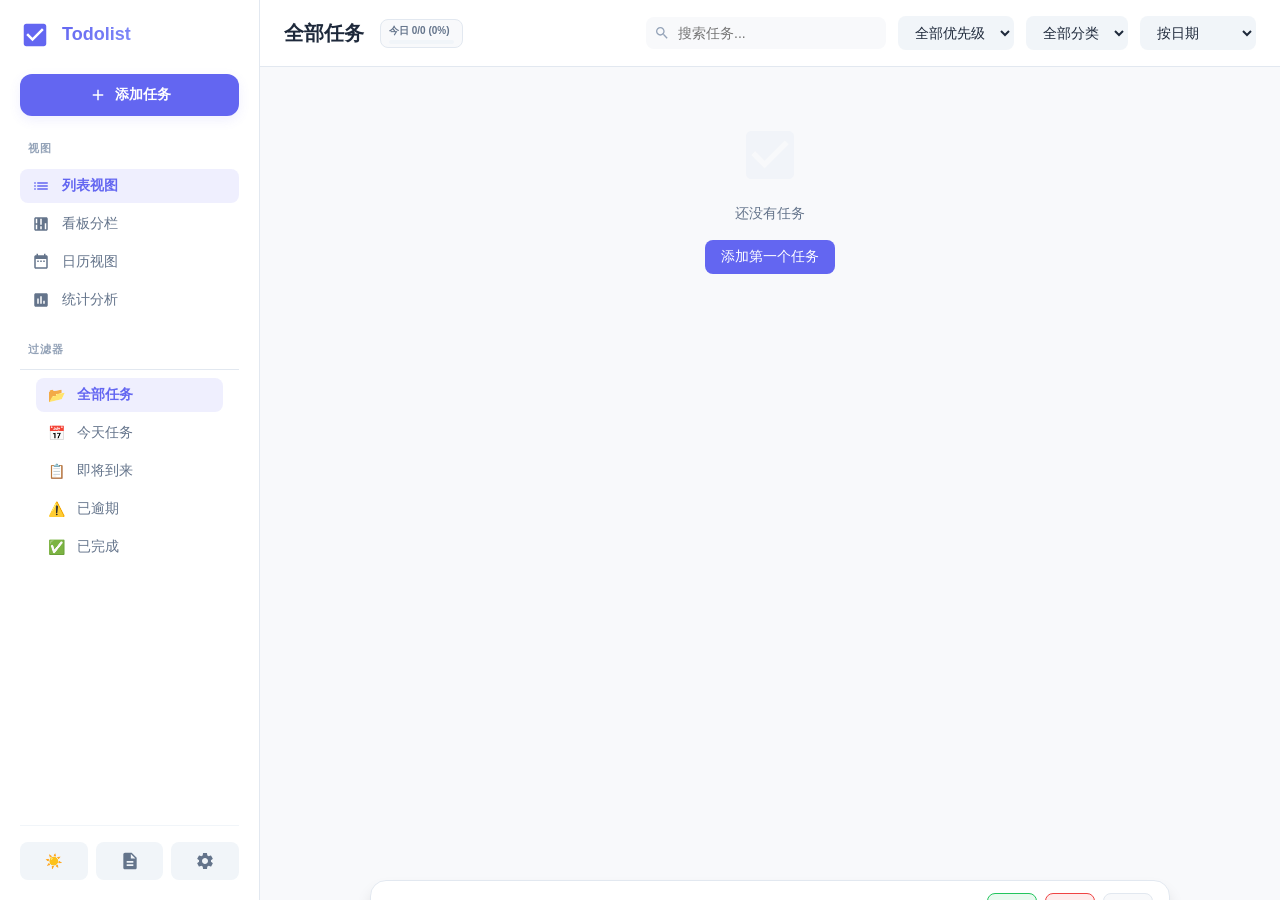
<file: index.html>
<!DOCTYPE html>
<html lang="zh-CN" data-theme="light">

<head>
  <meta charset="UTF-8">
  <meta name="viewport" content="width=device-width, initial-scale=1.0">
  <title>Todolist - 任务管理</title>
  <link rel="stylesheet" href="css/variables.css">
  <link rel="stylesheet" href="css/base.css">
  <link rel="stylesheet" href="css/components.css">
  <link rel="stylesheet" href="css/animations.css">
  <link rel="stylesheet" href="css/kanban.css">
  <link rel="stylesheet" href="css/charts.css">
  <link rel="stylesheet" href="css/features.css">
  <script src="js/chromeMock.js"></script>
  <style>
    /* Reset & Widescreen Layout */
    body {
      min-height: 100vh;
      overflow: hidden;
      background-color: var(--bg);
    }

    .app-layout {
      display: flex;
      width: 100vw;
      height: 100vh;
      overflow: hidden;
      position: relative;
    }

    /* Left Sidebar */
    .sidebar {
      width: 260px;
      height: 100%;
      background-color: var(--surface);
      border-right: 1px solid var(--border);
      display: flex;
      flex-direction: column;
      padding: var(--space-xl);
      flex-shrink: 0;
      z-index: 100;
      transition: transform var(--transition-normal);
    }

    .sidebar-header {
      display: flex;
      align-items: center;
      justify-content: space-between;
      margin-bottom: var(--space-2xl);
    }

    .sidebar-brand {
      display: flex;
      align-items: center;
      gap: var(--space-md);
    }

    .sidebar-logo {
      width: 30px;
      height: 30px;
      color: var(--primary);
    }

    .sidebar-title {
      font-size: var(--font-size-2xl);
      font-weight: 700;
      background: linear-gradient(135deg, var(--primary) 0%, var(--primary-light) 100%);
      -webkit-background-clip: text;
      -webkit-text-fill-color: transparent;
      background-clip: text;
      margin: 0;
    }

    .btn-close-sidebar {
      display: none;
      color: var(--text-secondary);
      cursor: pointer;
    }

    /* Large Add Task Button */
    .sidebar-add-btn {
      width: 100%;
      display: flex;
      align-items: center;
      justify-content: center;
      gap: var(--space-sm);
      padding: var(--space-md) var(--space-lg);
      background-color: var(--primary);
      color: white !important;
      border-radius: var(--radius-lg);
      font-weight: 600;
      font-size: var(--font-size-lg);
      margin-bottom: var(--space-2xl);
      transition: background-color var(--transition-fast), transform var(--transition-fast), box-shadow var(--transition-fast);
      box-shadow: 0 4px 12px var(--primary-bg);
      border: none;
    }

    .sidebar-add-btn:hover {
      background-color: var(--primary-dark);
      transform: translateY(-2px);
      box-shadow: 0 6px 16px rgba(99, 102, 241, 0.3);
    }

    .sidebar-add-btn:active {
      transform: translateY(0);
    }

    /* Sidebar sections and menu */
    .sidebar-section {
      margin-bottom: var(--space-2xl);
    }

    .sidebar-section-title {
      font-size: var(--font-size-xs);
      font-weight: 700;
      color: var(--text-muted);
      text-transform: uppercase;
      letter-spacing: 1px;
      margin-bottom: var(--space-md);
      padding-left: var(--space-sm);
    }

    .sidebar-menu {
      display: flex;
      flex-direction: column;
      gap: var(--space-xs);
    }

    .sidebar-menu-btn {
      display: flex;
      align-items: center;
      justify-content: space-between;
      padding: var(--space-sm) var(--space-md);
      border-radius: var(--radius-md);
      color: var(--text-secondary);
      font-weight: 500;
      font-size: var(--font-size-lg);
      transition: all var(--transition-fast);
      text-align: left;
      width: 100%;
      border: none;
      background: none;
      cursor: pointer;
    }

    .sidebar-menu-btn-content {
      display: flex;
      align-items: center;
      gap: var(--space-md);
    }

    .sidebar-menu-btn svg {
      width: 18px;
      height: 18px;
      color: var(--text-secondary);
      transition: color var(--transition-fast);
    }

    .sidebar-menu-btn:hover {
      background-color: var(--border-light);
      color: var(--text);
    }

    .sidebar-menu-btn.active {
      background-color: var(--primary-bg);
      color: var(--primary);
      font-weight: 600;
    }

    .sidebar-menu-btn.active svg {
      color: var(--primary);
    }

    .sidebar-footer {
      margin-top: auto;
      display: flex;
      align-items: center;
      justify-content: space-between;
      padding-top: var(--space-lg);
      border-top: 1px solid var(--border-light);
      gap: var(--space-sm);
    }

    .sidebar-footer .btn-icon {
      flex: 1;
      height: 38px;
      border-radius: var(--radius-md);
      background-color: var(--border-light);
      border: 1px solid transparent;
      display: inline-flex;
      align-items: center;
      justify-content: center;
    }

    .sidebar-footer .btn-icon:hover {
      background-color: var(--border);
      color: var(--text);
    }

    /* Right Main Content Area */
    .main-content-layout {
      flex: 1;
      display: flex;
      flex-direction: column;
      height: 100%;
      overflow: hidden;
    }

    /* Mobile Header (Hidden on Desktop) */
    .mobile-header {
      display: none;
      align-items: center;
      justify-content: space-between;
      padding: var(--space-md) var(--space-lg);
      background-color: var(--surface);
      border-bottom: 1px solid var(--border);
      height: 56px;
      flex-shrink: 0;
    }

    .btn-hamburger {
      color: var(--text);
      display: flex;
      align-items: center;
      justify-content: center;
      width: 36px;
      height: 36px;
      border-radius: var(--radius-md);
      cursor: pointer;
    }

    .btn-hamburger:hover {
      background-color: var(--border-light);
    }

    .mobile-title {
      font-size: var(--font-size-xl);
      font-weight: 700;
      color: var(--text);
    }

    /* Main Toolbar Header */
    .main-header {
      display: flex;
      align-items: center;
      justify-content: space-between;
      padding: var(--space-lg) var(--space-2xl);
      background-color: var(--surface);
      border-bottom: 1px solid var(--border);
      gap: var(--space-md);
      flex-shrink: 0;
    }

    .main-header-left {
      display: flex;
      align-items: center;
      gap: var(--space-md);
    }

    .current-view-title {
      font-size: var(--font-size-3xl);
      font-weight: 700;
      color: var(--text);
      margin: 0;
    }

    .main-header-right {
      display: flex;
      align-items: center;
      gap: var(--space-md);
      flex-wrap: wrap;
    }

    .main-header-right .search-box {
      width: 240px;
      transition: width var(--transition-normal);
    }

    .main-header-right .search-box:focus-within {
      width: 320px;
    }

    .main-header-right select {
      height: 34px;
      padding: 0 var(--space-md);
      background-color: var(--border-light);
      border: 1px solid transparent;
      border-radius: var(--radius-md);
      font-weight: 500;
      cursor: pointer;
    }

    .main-header-right select:focus {
      background-color: var(--surface);
      border-color: var(--primary);
    }

    /* Views Scrolling Container */
    .views-container {
      flex: 1;
      overflow-y: auto;
      padding: var(--space-2xl);
      background-color: var(--bg);
    }

    /* List View Center Aligned */
    #list-view {
      max-width: 900px;
      margin: 0 auto;
      width: 100%;
    }

    /* Kanban Widescreen Redesign */
    #kanban-view {
      height: 100%;
      display: flex;
      gap: var(--space-xl);
      overflow-x: auto;
      align-items: stretch;
      width: 100%;
      padding-bottom: var(--space-md);
    }

    #kanban-view.view.active {
      display: flex;
    }

    .kanban-column {
      flex: 1;
      min-width: 280px;
      max-width: 400px;
      background-color: var(--surface);
      border-radius: var(--radius-xl);
      border: 1px solid var(--border);
      box-shadow: var(--shadow-sm);
      display: flex;
      flex-direction: column;
      height: calc(100vh - 180px);
      /* Stretches to viewport minus header space */
    }

    .kanban-column-content {
      padding: var(--space-md);
      gap: var(--space-md);
      flex: 1;
      overflow-y: auto;
    }

    /* Calendar Widescreen Redesign */
    #calendar-view {
      background-color: var(--surface);
      border-radius: var(--radius-xl);
      border: 1px solid var(--border);
      box-shadow: var(--shadow-sm);
      padding: var(--space-xl);
      display: flex;
      flex-direction: column;
      height: calc(100vh - 180px);
    }

    #calendar-view.view.active {
      display: flex;
    }

    .calendar-header {
      margin-bottom: var(--space-lg);
      flex-shrink: 0;
    }

    .calendar-grid {
      margin-bottom: var(--space-sm);
      flex-shrink: 0;
    }

    .calendar-days {
      flex: 1;
      display: grid;
      grid-template-rows: repeat(6, 1fr);
      gap: 1px;
      background-color: var(--border);
      border: 1px solid var(--border);
      border-radius: var(--radius-md);
      overflow: hidden;
    }

    .calendar-day {
      aspect-ratio: auto;
      height: 100%;
      background-color: var(--surface);
      border-radius: 0;
      justify-content: flex-start;
      align-items: flex-start;
      padding: var(--space-sm);
      transition: background-color var(--transition-fast);
      position: relative;
      display: flex;
      flex-direction: column;
    }

    .calendar-day-number {
      font-size: var(--font-size-md);
      font-weight: 600;
      margin-bottom: var(--space-xs);
    }

    .calendar-day.today .calendar-day-number {
      background-color: var(--primary);
      color: white;
      width: 22px;
      height: 22px;
      display: flex;
      align-items: center;
      justify-content: center;
      border-radius: var(--radius-full);
      font-size: var(--font-size-xs);
    }

    /* Calendar task cells inside grid */
    .calendar-day-tasks {
      display: flex;
      flex-direction: column;
      gap: 3px;
      width: 100%;
      overflow-y: auto;
      margin-top: var(--space-xs);
      flex: 1;
      max-height: calc(100% - 22px);
    }

    /* Small custom scrollbar for calendar day cells */
    .calendar-day-tasks::-webkit-scrollbar {
      width: 3px;
    }

    .calendar-task-indicator {
      font-size: 10px;
      padding: 2px 6px;
      background-color: var(--border-light);
      border-radius: var(--radius-sm);
      color: var(--text-secondary);
      white-space: nowrap;
      overflow: hidden;
      text-overflow: ellipsis;
      border-left: 3px solid var(--priority-color, var(--border));
      width: 100%;
      text-align: left;
      line-height: 1.3;
    }

    .calendar-task-indicator.completed {
      text-decoration: line-through;
      opacity: 0.6;
    }

    .calendar-task-indicator-more {
      font-size: 9px;
      color: var(--primary);
      font-weight: 600;
      padding-left: var(--space-xs);
      text-align: left;
    }

    /* Stats View Dashboard grid layout */
    #stats-view {
      max-width: 1100px;
      margin: 0 auto;
      width: 100%;
    }

    #stats-view.view.active {
      display: block;
    }

    .stats-container {
      display: grid;
      grid-template-columns: 1fr 1fr;
      gap: var(--space-xl);
      padding: 0;
    }

    .stats-header {
      grid-column: 1 / -1;
      margin-bottom: 0;
    }

    .stats-overview {
      grid-column: 1 / -1;
      display: grid;
      grid-template-columns: repeat(4, 1fr) !important;
      gap: var(--space-md) !important;
      margin-bottom: 0 !important;
    }

    .stats-progress {
      grid-column: 1 / -1;
      margin-bottom: 0 !important;
    }

    .stats-chart {
      grid-column: 1;
      margin-bottom: 0 !important;
    }

    .stats-info {
      grid-column: 1;
      margin-bottom: 0 !important;
    }

    .stats-distribution {
      grid-column: 2;
      margin-bottom: 0 !important;
    }

    /* Batch operations bar desktop placement override */
    .batch-bar {
      bottom: var(--space-xl);
      left: 280px;
      /* offset sidebar on desktop */
      right: var(--space-xl);
      border-radius: var(--radius-xl);
      border: 1px solid var(--border);
      width: auto;
      max-width: 800px;
      margin: 0 auto;
      box-shadow: var(--shadow-xl);
    }

    /* Responsive Queries */
    @media (max-width: 1024px) {
      .batch-bar {
        left: var(--space-xl);
      }
    }

    @media (max-width: 768px) {
      body {
        flex-direction: column;
      }

      .app-layout {
        flex-direction: column;
      }

      /* Sidebar collapses to sliding drawer */
      .sidebar {
        position: fixed;
        left: 0;
        top: 0;
        bottom: 0;
        transform: translateX(-100%);
        box-shadow: var(--shadow-xl);
      }

      .sidebar.open {
        transform: translateX(0);
      }

      .btn-close-sidebar {
        display: flex;
        align-items: center;
        justify-content: center;
        width: 36px;
        height: 36px;
        border-radius: var(--radius-md);
      }

      .btn-close-sidebar:hover {
        background-color: var(--border-light);
      }

      .mobile-header {
        display: flex;
      }

      .main-content-layout {
        height: calc(100vh - 56px);
      }

      .main-header {
        padding: var(--space-md) var(--space-lg);
        flex-direction: column;
        align-items: stretch;
      }

      .main-header-right {
        justify-content: space-between;
      }

      .main-header-right .search-box {
        width: 100%;
      }

      .main-header-right .search-box:focus-within {
        width: 100%;
      }

      .views-container {
        padding: var(--space-md);
      }

      .stats-container {
        grid-template-columns: 1fr;
      }

      .stats-chart,
      .stats-info,
      .stats-distribution {
        grid-column: 1;
      }

      .stats-overview {
        grid-template-columns: repeat(2, 1fr) !important;
      }

      .batch-bar {
        left: var(--space-md);
        right: var(--space-md);
        bottom: var(--space-md);
      }
    }
  </style>
</head>

<body>
  <div class="app-layout">
    <!-- Left Navigation Sidebar -->
    <aside class="sidebar" id="sidebar">
      <div class="sidebar-header">
        <div class="sidebar-brand">
          <svg class="sidebar-logo" viewBox="0 0 24 24">
            <path fill="currentColor"
              d="M19 3H5c-1.1 0-2 .9-2 2v14c0 1.1.9 2 2 2h14c1.1 0 2-.9 2-2V5c0-1.1-.9-2-2-2zm-9 14l-5-5 1.41-1.41L10 14.17l7.59-7.59L19 8l-9 9z" />
          </svg>
          <h1 class="sidebar-title">Todolist</h1>
        </div>
        <button id="btn-close-sidebar" class="btn-close-sidebar" title="关闭菜单">
          <svg viewBox="0 0 24 24" width="20" height="20">
            <path fill="currentColor"
              d="M19 6.41L17.59 5 12 10.59 6.41 5 5 6.41 10.59 12 5 17.59 6.41 19 12 13.41 17.59 19 19 17.59 13.41 12z" />
          </svg>
        </button>
      </div>

      <!-- Add Task Action -->
      <button id="btn-add" class="sidebar-add-btn" title="添加新任务">
        <svg viewBox="0 0 24 24" width="18" height="18">
          <path fill="currentColor" d="M19 13h-6v6h-2v-6H5v-2h6V5h2v6h6v2z" />
        </svg>
        添加任务
      </button>

      <!-- View Selector -->
      <div class="sidebar-section">
        <div class="sidebar-section-title">视图</div>
        <nav class="sidebar-menu">
          <button class="sidebar-menu-btn sidebar-view-btn active" data-view="list">
            <div class="sidebar-menu-btn-content">
              <svg viewBox="0 0 24 24">
                <path fill="currentColor"
                  d="M3 13h2v-2H3v2zm0 4h2v-2H3v2zm0-8h2V7H3v2zm4 4h14v-2H7v2zm0 4h14v-2H7v2zM7 7v2h14V7H7z" />
              </svg>
              <span>列表视图</span>
            </div>
          </button>
          <button class="sidebar-menu-btn sidebar-view-btn" data-view="kanban">
            <div class="sidebar-menu-btn-content">
              <svg viewBox="0 0 24 24">
                <path fill="currentColor"
                  d="M19 3H5c-1.1 0-2 .9-2 2v14c0 1.1.9 2 2 2h14c1.1 0 2-.9 2-2V5c0-1.1-.9-2-2-2zM7 19H5v-6h2v6zm0-8H5V5h2v6zm6 8h-2v-4h2v4zm0-6h-2V5h2v6zm6 6h-2v-8h2v8z" />
              </svg>
              <span>看板分栏</span>
            </div>
          </button>
          <button class="sidebar-menu-btn sidebar-view-btn" data-view="calendar">
            <div class="sidebar-menu-btn-content">
              <svg viewBox="0 0 24 24">
                <path fill="currentColor"
                  d="M19 3h-1V1h-2v2H8V1H6v2H5c-1.1 0-2 .9-2 2v14c0 1.1.9 2 2 2h14c1.1 0 2-.9 2-2V5c0-1.1-.9-2-2-2zm0 16H5V8h14v11zM9 10H7v2h2v-2zm4 0h-2v2h2v-2zm4 0h-2v2h2v-2z" />
              </svg>
              <span>日历视图</span>
            </div>
          </button>
          <button class="sidebar-menu-btn sidebar-view-btn" data-view="stats">
            <div class="sidebar-menu-btn-content">
              <svg viewBox="0 0 24 24">
                <path fill="currentColor"
                  d="M19 3H5c-1.1 0-2 .9-2 2v14c0 1.1.9 2 2 2h14c1.1 0 2-.9 2-2V5c0-1.1-.9-2-2-2zM9 17H7v-7h2v7zm4 0h-2V7h2v10zm4 0h-2v-4h2v4z" />
              </svg>
              <span>统计分析</span>
            </div>
          </button>
        </nav>
      </div>

      <!-- Filters (mapped to .filter-tabs) -->
      <div class="sidebar-section">
        <div class="sidebar-section-title">过滤器</div>
        <nav class="sidebar-menu filter-tabs">
          <button class="sidebar-menu-btn tab active" data-filter="all">
            <div class="sidebar-menu-btn-content">
              <span>📂</span>
              <span>全部任务</span>
            </div>
          </button>
          <button class="sidebar-menu-btn tab" data-filter="today">
            <div class="sidebar-menu-btn-content">
              <span>📅</span>
              <span>今天任务</span>
            </div>
          </button>
          <button class="sidebar-menu-btn tab" data-filter="upcoming">
            <div class="sidebar-menu-btn-content">
              <span>📋</span>
              <span>即将到来</span>
            </div>
          </button>
          <button class="sidebar-menu-btn tab" data-filter="overdue">
            <div class="sidebar-menu-btn-content">
              <span>⚠️</span>
              <span>已逾期</span>
            </div>
          </button>
          <button class="sidebar-menu-btn tab" data-filter="completed">
            <div class="sidebar-menu-btn-content">
              <span>✅</span>
              <span>已完成</span>
            </div>
          </button>
        </nav>
      </div>

      <!-- Footer action tools -->
      <div class="sidebar-footer">
        <button id="btn-theme" class="btn-icon" title="切换主题">☀️</button>
        <button id="btn-templates" class="btn-icon" title="任务模板">
          <svg viewBox="0 0 24 24" width="20" height="20">
            <path fill="currentColor"
              d="M14 2H6c-1.1 0-1.99.9-1.99 2L4 20c0 1.1.89 2 1.99 2H18c1.1 0 2-.9 2-2V8l-6-6zm2 16H8v-2h8v2zm0-4H8v-2h8v2zm-3-5V3.5L18.5 9H13z" />
          </svg>
        </button>
        <button id="btn-settings" class="btn-icon" title="设置">
          <svg viewBox="0 0 24 24" width="20" height="20">
            <path fill="currentColor"
              d="M19.14 12.94c.04-.3.06-.61.06-.94 0-.32-.02-.64-.07-.94l2.03-1.58c.18-.14.23-.41.12-.61l-1.92-3.32c-.12-.22-.37-.29-.59-.22l-2.39.96c-.5-.38-1.03-.7-1.62-.94l-.36-2.54c-.04-.24-.24-.41-.48-.41h-3.84c-.24 0-.43.17-.47.41l-.36 2.54c-.59.24-1.13.57-1.62.94l-2.39-.96c-.22-.08-.47 0-.59.22L2.74 8.87c-.12.21-.08.47.12.61l2.03 1.58c-.05.3-.07.62-.07.94s.02.64.07.94l-2.03 1.58c-.18.14-.23.41-.12.61l1.92 3.32c.12.22.37.29.59.22l2.39-.96c.5.38 1.03.7 1.62.94l.36 2.54c.05.24.24.41.48.41h3.84c.24 0 .44-.17.47-.41l.36-2.54c.59-.24 1.13-.56 1.62-.94l2.39.96c.22.08.47 0 .59-.22l1.92-3.32c.12-.22.07-.47-.12-.61l-2.01-1.58zM12 15.6c-1.98 0-3.6-1.62-3.6-3.6s1.62-3.6 3.6-3.6 3.6 1.62 3.6 3.6-1.62 3.6-3.6 3.6z" />
          </svg>
        </button>
      </div>
    </aside>

    <!-- Main Content Layout Area -->
    <div class="main-content-layout">
      <!-- Mobile View Header -->
      <header class="mobile-header">
        <button id="btn-menu-toggle" class="btn-hamburger" title="展开侧边栏">
          <svg viewBox="0 0 24 24" width="24" height="24">
            <path fill="currentColor" d="M3 18h18v-2H3v2zm0-5h18v-2H3v2zm0-7v2h18V6H3z" />
          </svg>
        </button>
        <span class="mobile-title">Todolist</span>
        <button id="btn-mobile-add" class="btn-icon" title="添加任务">
          <svg viewBox="0 0 24 24" width="22" height="22">
            <path fill="currentColor" d="M19 13h-6v6h-2v-6H5v-2h6V5h2v6h6v2z" />
          </svg>
        </button>
      </header>

      <!-- Main Toolbar Header -->
      <header class="main-header">
        <div class="main-header-left" style="display: flex; align-items: center; gap: var(--space-md);">
          <h2 id="current-view-title" class="current-view-title">任务列表</h2>
          <div class="header-progress-widget" id="header-progress-widget" title="今日任务完成率"></div>
        </div>
        <div class="main-header-right">
          <!-- Search box -->
          <div class="search-box">
            <svg class="search-icon" viewBox="0 0 24 24" width="16" height="16">
              <path fill="currentColor"
                d="M15.5 14h-.79l-.28-.27C15.41 12.59 16 11.11 16 9.5 16 5.91 13.09 3 9.5 3S3 5.91 3 9.5 5.91 16 9.5 16c1.61 0 3.09-.59 4.23-1.57l.27.28v.79l5 4.99L20.49 19l-4.99-5zm-6 0C7.01 14 5 11.99 5 9.5S7.01 5 9.5 5 14 7.01 14 9.5 11.99 14 9.5 14z" />
            </svg>
            <input type="text" id="search-input" placeholder="搜索任务..." autocomplete="off" list="search-suggestions">
            <datalist id="search-suggestions"></datalist>
          </div>
          <!-- Priority Selector -->
          <select id="filter-select" class="filter-select">
            <option value="all">全部优先级</option>
            <option value="high">高优先级</option>
            <option value="medium">中优先级</option>
            <option value="low">低优先级</option>
          </select>
          <!-- Category Selector -->
          <select id="category-select" class="filter-select">
            <option value="all">全部分类</option>
            <option value="工作">💼 工作</option>
            <option value="个人">👤 个人</option>
            <option value="学习">📚 学习</option>
            <option value="生活">🏠 生活</option>
            <option value="健康">💪 健康</option>
          </select>
          <!-- Sort Selector -->
          <select id="sort-select" class="filter-select">
            <option value="dueDate">按日期</option>
            <option value="priority">按优先级</option>
            <option value="created">按创建时间</option>
            <option value="alpha">按名称</option>
          </select>
          <!-- View cycle button hidden but preserved in DOM for JS binding -->
          <button id="btn-toggle-view" style="display: none;"></button>
        </div>
      </header>

      <!-- Scrollable Panels Viewport -->
      <main class="views-container">
        <!-- List View -->
        <div id="list-view" class="view active">
          <div id="task-list" class="task-list">
            <!-- Tasks rendered dynamically -->
          </div>
          <div id="empty-state" class="empty-state hidden">
            <svg viewBox="0 0 24 24" width="64" height="64">
              <path fill="currentColor" opacity="0.3"
                d="M19 3H5c-1.1 0-2 .9-2 2v14c0 1.1.9 2 2 2h14c1.1 0 2-.9 2-2V5c0-1.1-.9-2-2-2zm-9 14l-5-5 1.41-1.41L10 14.17l7.59-7.59L19 8l-9 9z" />
            </svg>
            <p>还没有任务</p>
            <button id="btn-add-first" class="btn-primary">添加第一个任务</button>
          </div>
        </div>

        <!-- Calendar View -->
        <div id="calendar-view" class="view hidden">
          <div class="calendar-header">
            <button id="btn-prev-month" class="btn-icon">
              <svg viewBox="0 0 24 24" width="20" height="20">
                <path fill="currentColor" d="M15.41 7.41L14 6l-6 6 6 6 1.41-1.41L10.83 12z" />
              </svg>
            </button>
            <h2 id="calendar-title"></h2>
            <button id="btn-next-month" class="btn-icon">
              <svg viewBox="0 0 24 24" width="20" height="20">
                <path fill="currentColor" d="M10 6L8.59 7.41 13.17 12l-4.58 4.59L10 18l6-6z" />
              </svg>
            </button>
          </div>
          <div class="calendar-grid">
            <div class="weekday">日</div>
            <div class="weekday">一</div>
            <div class="weekday">二</div>
            <div class="weekday">三</div>
            <div class="weekday">四</div>
            <div class="weekday">五</div>
            <div class="weekday">六</div>
          </div>
          <div id="calendar-days" class="calendar-days">
            <!-- Days rendered dynamically -->
          </div>
        </div>

        <!-- Kanban View -->
        <div id="kanban-view" class="view hidden">
          <!-- Columns rendered dynamically -->
        </div>

        <!-- Stats View -->
        <div id="stats-view" class="view hidden">
          <!-- Statistics rendered dynamically -->
        </div>
      </main>
    </div>
  </div>

  <!-- Batch operations bar -->
  <div id="batch-bar" class="batch-bar">
    <span class="batch-info">已选择 <strong>0</strong> 个任务</span>
    <div class="batch-actions">
      <button id="btn-batch-complete" class="batch-btn complete">完成</button>
      <button id="btn-batch-delete" class="batch-btn delete">删除</button>
      <button id="btn-batch-cancel" class="batch-btn cancel">取消</button>
    </div>
  </div>

  <!-- Add/Edit Task Modal -->
  <dialog id="task-modal" class="modal">
    <form id="task-form" class="modal-form">
      <div class="modal-header">
        <div class="modal-header-title">
          <span class="modal-header-icon">✨</span>
          <h2 id="modal-title">添加任务</h2>
        </div>
        <button type="button" id="btn-close-modal-x" class="modal-close-btn" title="关闭 (Esc)">×</button>
      </div>

      <input type="hidden" id="task-id">

      <div class="form-group">
        <label for="task-title">任务标题 *</label>
        <input type="text" id="task-title" required placeholder="准备做些什么？" autocomplete="off">
      </div>

      <div class="form-group">
        <label for="task-description">任务细节与描述</label>
        <textarea id="task-description" rows="2" placeholder="添加备注或详细说明（可选）"></textarea>
      </div>

      <!-- Date & Time Section Card -->
      <div class="date-time-card">
        <div class="date-field-section">
          <div class="field-header">
            <label for="task-due-date" class="icon-label">📅 截止日期</label>
            <button type="button" id="btn-clear-due-date" class="btn-text-action" title="清除日期">清除</button>
          </div>
          <div class="date-input-row">
            <input type="date" id="task-due-date" class="styled-datetime-input">
            <div class="quick-date-pills">
              <button type="button" class="date-pill" data-date="today">今天</button>
              <button type="button" class="date-pill" data-date="tomorrow">明天</button>
              <button type="button" class="date-pill" data-date="next-monday">下周一</button>
            </div>
          </div>
        </div>

        <div class="time-field-section">
          <input type="hidden" id="task-due-time">
          
          <div id="time-trigger-bar" class="time-trigger-bar">
            <button type="button" id="btn-toggle-time-picker" class="time-trigger-btn">
              <span class="time-trigger-icon">⏰</span>
              <span id="time-trigger-text">设置具体时间 (可选)</span>
            </button>
            <button type="button" id="btn-clear-due-time" class="btn-text-action hidden" title="清除时间">清除时间</button>
          </div>

          <div id="time-selection-strip" class="time-selection-strip hidden">
            <div class="time-presets-toolbar">
              <button type="button" class="time-pill" data-time="09:00">🌅 09:00</button>
              <button type="button" class="time-pill" data-time="12:00">☀️ 12:00</button>
              <button type="button" class="time-pill" data-time="14:00">🍱 14:00</button>
              <button type="button" class="time-pill" data-time="18:00">🌆 18:00</button>
              <button type="button" class="time-pill" data-time="20:00">🌙 20:00</button>
            </div>

            <div class="time-custom-row">
              <span class="custom-time-label">自定义:</span>
              <select id="task-due-hour" class="styled-select-time">
                <option value="">-- 时 --</option>
                <option value="00">00 时 (半夜)</option>
                <option value="01">01 时</option>
                <option value="02">02 时</option>
                <option value="03">03 时</option>
                <option value="04">04 时</option>
                <option value="05">05 时</option>
                <option value="06">06 时 (早晨)</option>
                <option value="07">07 时</option>
                <option value="08">08 时</option>
                <option value="09">09 时 (上午)</option>
                <option value="10">10 时</option>
                <option value="11">11 时</option>
                <option value="12">12 时 (中午)</option>
                <option value="13">13 时</option>
                <option value="14">14 时 (下午)</option>
                <option value="15">15 时</option>
                <option value="16">16 时</option>
                <option value="17">17 时</option>
                <option value="18">18 时 (傍晚)</option>
                <option value="19">19 时</option>
                <option value="20">20 时 (晚上)</option>
                <option value="21">21 时</option>
                <option value="22">22 时</option>
                <option value="23">23 时</option>
              </select>
              <span class="time-colon">:</span>
              <select id="task-due-minute" class="styled-select-time">
                <option value="00">00 分</option>
                <option value="05">05 分</option>
                <option value="10">10 分</option>
                <option value="15">15 分</option>
                <option value="20">20 分</option>
                <option value="25">25 分</option>
                <option value="30">30 分</option>
                <option value="35">35 分</option>
                <option value="40">40 分</option>
                <option value="45">45 分</option>
                <option value="50">50 分</option>
                <option value="55">55 分</option>
              </select>
            </div>
          </div>
        </div>
      </div>

      <div class="form-group">
        <label>优先级</label>
        <div class="priority-options">
          <label class="priority-option">
            <input type="radio" name="priority" value="low">
            <span class="priority-label low"><i class="dot low-dot"></i>低</span>
          </label>
          <label class="priority-option">
            <input type="radio" name="priority" value="medium" checked>
            <span class="priority-label medium"><i class="dot medium-dot"></i>中</span>
          </label>
          <label class="priority-option">
            <input type="radio" name="priority" value="high">
            <span class="priority-label high"><i class="dot high-dot"></i>高</span>
          </label>
        </div>
      </div>

      <div class="form-row">
        <div class="form-group flex-1">
          <label for="task-category">所属分类</label>
          <input type="text" id="task-category" placeholder="工作、个人、学习..." list="category-list" autocomplete="off">
          <datalist id="category-list"></datalist>
        </div>
        <div class="form-group flex-1">
          <label for="task-repeat">重复周期</label>
          <select id="task-repeat" class="repeat-select">
            <option value="">不重复</option>
            <option value="daily">🔄 每天</option>
            <option value="weekly">📅 每周</option>
            <option value="biweekly">📆 每两周</option>
            <option value="monthly">🗓️ 每月</option>
            <option value="quarterly">📊 每季度</option>
            <option value="yearly">🎯 每年</option>
          </select>
        </div>
      </div>

      <div class="form-group reminder-group">
        <div class="reminder-toggle-row">
          <label class="checkbox-label">
            <input type="checkbox" id="task-reminder">
            <span>🔔 开启定时提醒</span>
          </label>
        </div>
        <select id="task-reminder-before" class="reminder-select" style="display:none; margin-top: 8px;">
          <option value="5">提前 5 分钟</option>
          <option value="15" selected>提前 15 分钟</option>
          <option value="30">提前 30 分钟</option>
          <option value="60">提前 1 小时</option>
          <option value="1440">提前 1 天</option>
        </select>
      </div>

      <div class="form-group">
        <label>子任务清单</label>
        <div id="subtasks-list" class="subtask-list">
          <!-- Subtasks will be rendered here -->
        </div>
        <div class="subtask-input-group">
          <input type="text" id="subtask-input" placeholder="添加子步骤..." autocomplete="off">
          <button type="button" id="btn-add-subtask" class="subtask-add-btn">+ 添加</button>
        </div>
      </div>

      <div class="form-group" id="tags-container">
        <!-- Tags will be rendered here -->
      </div>

      <div class="modal-actions">
        <button type="button" id="btn-cancel" class="btn-secondary">取消</button>
        <button type="submit" class="btn-primary">保存任务</button>
      </div>
    </form>
  </dialog>

  <dialog id="settings-modal" class="modal">
    <div class="modal-form">
      <h2>设置</h2>
      <div class="settings-group">
        <div class="settings-group-title">数据导出</div>
        <div class="data-actions">
          <button id="btn-export-json" class="data-btn">
            <svg viewBox="0 0 24 24" width="20" height="20">
              <path fill="currentColor"
                d="M14 2H6c-1.1 0-2 .9-2 2v16c0 1.1.9 2 2 2h12c1.1 0 2-.9 2-2V8l-6-6zM6 20V4h7v5h5v11H6z" />
            </svg>
            导出 JSON
          </button>
          <button id="btn-export-csv" class="data-btn">
            <svg viewBox="0 0 24 24" width="20" height="20">
              <path fill="currentColor"
                d="M14 2H6c-1.1 0-2 .9-2 2v16c0 1.1.9 2 2 2h12c1.1 0 2-.9 2-2V8l-6-6zM6 20V4h7v5h5v11H6z" />
            </svg>
            导出 CSV
          </button>
          <button id="btn-export-md" class="data-btn">
            <svg viewBox="0 0 24 24" width="20" height="20">
              <path fill="currentColor"
                d="M14 2H6c-1.1 0-2 .9-2 2v16c0 1.1.9 2 2 2h12c1.1 0 2-.9 2-2V8l-6-6zM6 20V4h7v5h5v11H6z" />
            </svg>
            导出 Markdown
          </button>
          <button id="btn-export-txt" class="data-btn">
            <svg viewBox="0 0 24 24" width="20" height="20">
              <path fill="currentColor"
                d="M14 2H6c-1.1 0-2 .9-2 2v16c0 1.1.9 2 2 2h12c1.1 0 2-.9 2-2V8l-6-6zM6 20V4h7v5h5v11H6z" />
            </svg>
            导出 TXT
        </div>
      </div>
      <div class="settings-group">
        <div class="settings-group-title">自定义标签</div>
        <div id="settings-tags-container">
          <!-- Rendered dynamically by Tags.renderCustomTagsManager() -->
        </div>
      </div>
      <div class="settings-group">
        <div class="settings-group-title">数据导入</div>
        <div class="data-actions">
          <button id="btn-import-data" class="data-btn">
            <svg viewBox="0 0 24 24" width="20" height="20">
              <path fill="currentColor"
                d="M19.35 10.04C18.67 6.59 15.64 4 12 4 9.11 4 6.6 5.64 5.35 8.04 2.34 8.36 0 10.91 0 14c0 3.31 2.69 6 6 6h13c2.76 0 5-2.24 5-5 0-2.64-2.05-4.78-4.65-4.96zM17 13l-5 5-5-5h3V9h4v4h3z" />
            </svg>
            导入 JSON 数据
          </button>
        </div>
      </div>
      <div class="settings-group">
        <div class="settings-group-title">其他操作</div>
        <div class="data-actions">
          <button id="btn-print" class="data-btn">
            <svg viewBox="0 0 24 24" width="20" height="20">
              <path fill="currentColor"
                d="M19 8H5c-1.66 0-3 1.34-3 3v6h4v4h12v-4h4v-6c0-1.66-1.34-3-3-3zm-3 11H8v-5h8v5zm3-7c-.55 0-1-.45-1-1s.45-1 1-1 1 .45 1 1-.45 1-1 1zm-1-9H6v4h12V3z" />
            </svg>
            打印任务
          </button>
          <button id="btn-share-summary" class="data-btn">
            <svg viewBox="0 0 24 24" width="20" height="20">
              <path fill="currentColor"
                d="M18 16.08c-.76 0-1.44.3-1.96.77L8.91 12.7c.05-.23.09-.46.09-.7s-.04-.47-.09-.7l7.05-4.11c.54.5 1.25.81 2.04.81 1.66 0 3-1.34 3-3s-1.34-3-3-3-3 1.34-3 3c0 .24.04.47.09.7L8.04 9.81C7.5 9.31 6.79 9 6 9c-1.66 0-3 1.34-3 3s1.34 3 3 3c.79 0 1.5-.31 2.04-.81l7.12 4.16c-.05.21-.08.43-.08.65 0 1.61 1.31 2.92 2.92 2.92 1.61 0 2.92-1.31 2.92-2.92s-1.31-2.92-2.92-2.92z" />
            </svg>
            分享任务概览
          </button>
          <button id="btn-clear-data" class="data-btn danger">
            <svg viewBox="0 0 24 24" width="20" height="20">
              <path fill="currentColor"
                d="M6 19c0 1.1.9 2 2 2h8c1.1 0 2-.9 2-2V7H6v12zM19 4h-3.5l-1-1h-5l-1 1H5v2h14V4z" />
            </svg>
            清除所有数据
          </button>
        </div>
      </div>
      <div class="modal-actions">
        <button type="button" id="btn-close-settings" class="btn-secondary">关闭</button>
      </div>
    </div>
  </dialog>

  <!-- Import file target -->
  <input type="file" id="import-file" class="file-input" accept=".json">

  <!-- Toast Notification -->
  <div id="toast" class="toast hidden">
    <span id="toast-message"></span>
    <button id="toast-action" class="toast-action hidden">撤销</button>
  </div>

  <!-- Scripts -->
  <script src="js/utils.js"></script>
  <script src="js/storage.js"></script>
  <script src="js/taskManager.js"></script>
  <script src="js/modal.js"></script>
  <script src="js/calendar.js"></script>
  <script src="js/dragDrop.js"></script>
  <script src="js/dataManager.js"></script>
  <script src="js/notifications.js"></script>
  <script src="js/templates.js"></script>
  <script src="js/shortcuts.js"></script>
  <script src="js/advanced.js"></script>
  <script src="js/tags.js"></script>
  <script src="js/timeTracking.js"></script>
  <script src="js/recurring.js"></script>
  <script src="js/ui.js"></script>
  <script src="js/app.js"></script>
  <script src="js/indexLayout.js"></script>
</body>

</html>
</file>
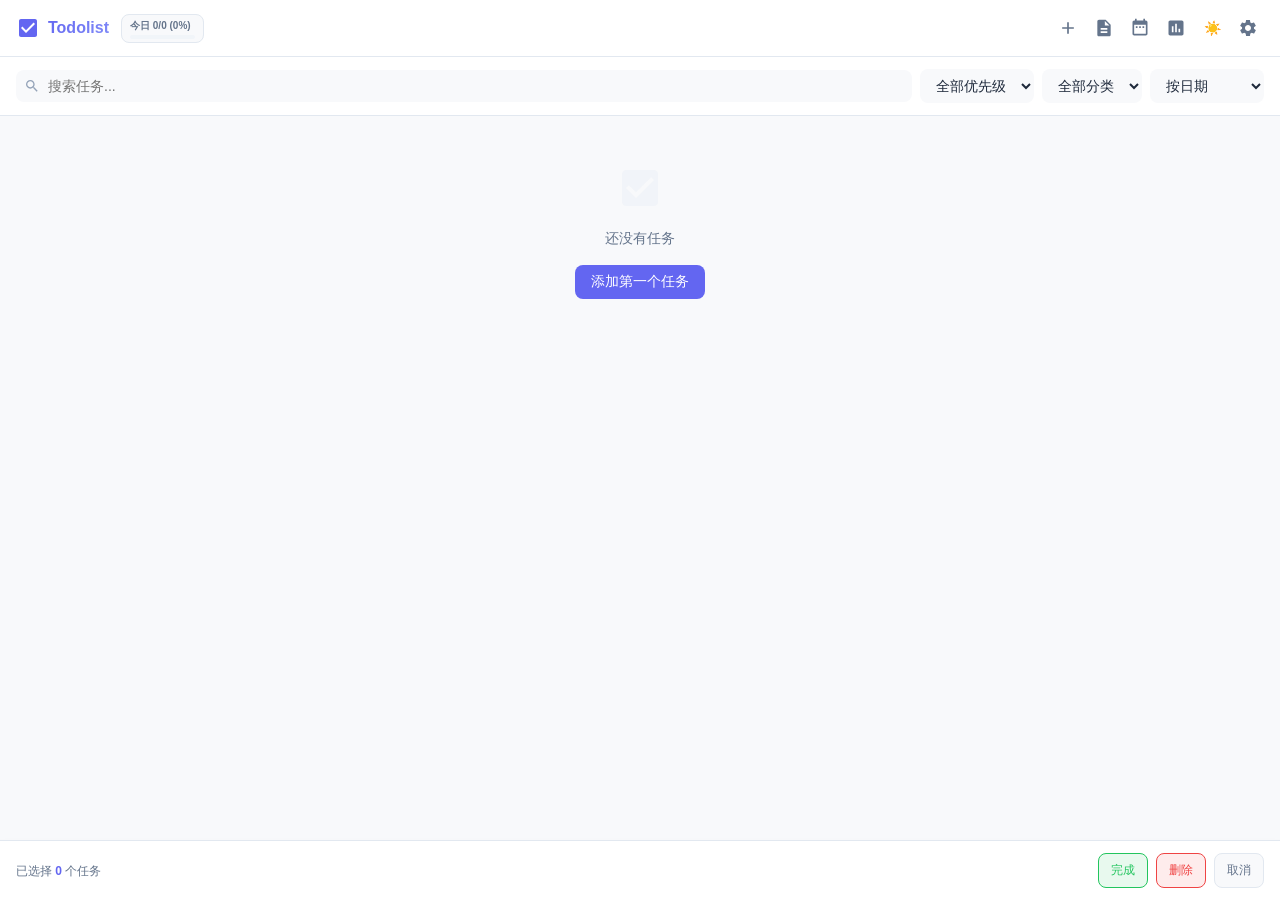
<file: sidepanel.html>
<!DOCTYPE html>
<html lang="zh-CN" data-theme="light">
<head>
  <meta charset="UTF-8">
  <meta name="viewport" content="width=device-width, initial-scale=1.0">
  <title>Todolist</title>
  <link rel="stylesheet" href="css/variables.css">
  <link rel="stylesheet" href="css/base.css">
  <link rel="stylesheet" href="css/components.css">
  <link rel="stylesheet" href="css/animations.css">
  <link rel="stylesheet" href="css/kanban.css">
  <link rel="stylesheet" href="css/charts.css">
  <link rel="stylesheet" href="css/features.css">
  <script src="js/chromeMock.js"></script>
</head>
<body>
  <!-- Loading State -->
  <div id="loading-state" class="loading-state">
    <div class="loading-spinner"></div>
    <p>加载中...</p>
  </div>
  <!-- Header -->
  <header class="header">
    <div class="header-left">
      <svg class="logo" viewBox="0 0 24 24" width="24" height="24">
        <path fill="currentColor" d="M19 3H5c-1.1 0-2 .9-2 2v14c0 1.1.9 2 2 2h14c1.1 0 2-.9 2-2V5c0-1.1-.9-2-2-2zm-9 14l-5-5 1.41-1.41L10 14.17l7.59-7.59L19 8l-9 9z"/>
      </svg>
      <h1>Todolist</h1>
      <div class="header-progress-widget" id="header-progress-widget" title="今日任务完成率"></div>
    </div>
    <div class="header-right">
      <button id="btn-add" class="btn-icon" title="添加任务">
        <svg viewBox="0 0 24 24" width="20" height="20">
          <path fill="currentColor" d="M19 13h-6v6h-2v-6H5v-2h6V5h2v6h6v2z"/>
        </svg>
      </button>
      <button id="btn-templates" class="btn-icon" title="任务模板">
        <svg viewBox="0 0 24 24" width="20" height="20">
          <path fill="currentColor" d="M14 2H6c-1.1 0-1.99.9-1.99 2L4 20c0 1.1.89 2 1.99 2H18c1.1 0 2-.9 2-2V8l-6-6zm2 16H8v-2h8v2zm0-4H8v-2h8v2zm-3-5V3.5L18.5 9H13z"/>
        </svg>
      </button>
      <button id="btn-toggle-view" class="btn-icon" title="切换视图">
        <svg viewBox="0 0 24 24" width="20" height="20">
          <path fill="currentColor" d="M19 3h-1V1h-2v2H8V1H6v2H5c-1.1 0-2 .9-2 2v14c0 1.1.9 2 2 2h14c1.1 0 2-.9 2-2V5c0-1.1-.9-2-2-2zm0 16H5V8h14v11zM9 10H7v2h2v-2zm4 0h-2v2h2v-2zm4 0h-2v2h2v-2z"/>
        </svg>
      </button>
      <button id="btn-stats" class="btn-icon" title="统计">
        <svg viewBox="0 0 24 24" width="20" height="20">
          <path fill="currentColor" d="M19 3H5c-1.1 0-2 .9-2 2v14c0 1.1.9 2 2 2h14c1.1 0 2-.9 2-2V5c0-1.1-.9-2-2-2zM9 17H7v-7h2v7zm4 0h-2V7h2v10zm4 0h-2v-4h2v4z"/>
        </svg>
      </button>
      <button id="btn-theme" class="btn-icon" title="切换主题">☀️</button>
      <button id="btn-settings" class="btn-icon" title="设置">
        <svg viewBox="0 0 24 24" width="20" height="20">
          <path fill="currentColor" d="M19.14 12.94c.04-.3.06-.61.06-.94 0-.32-.02-.64-.07-.94l2.03-1.58c.18-.14.23-.41.12-.61l-1.92-3.32c-.12-.22-.37-.29-.59-.22l-2.39.96c-.5-.38-1.03-.7-1.62-.94l-.36-2.54c-.04-.24-.24-.41-.48-.41h-3.84c-.24 0-.43.17-.47.41l-.36 2.54c-.59.24-1.13.57-1.62.94l-2.39-.96c-.22-.08-.47 0-.59.22L2.74 8.87c-.12.21-.08.47.12.61l2.03 1.58c-.05.3-.07.62-.07.94s.02.64.07.94l-2.03 1.58c-.18.14-.23.41-.12.61l1.92 3.32c.12.22.37.29.59.22l2.39-.96c.5.38 1.03.7 1.62.94l.36 2.54c.05.24.24.41.48.41h3.84c.24 0 .44-.17.47-.41l.36-2.54c.59-.24 1.13-.56 1.62-.94l2.39.96c.22.08.47 0 .59-.22l1.92-3.32c.12-.22.07-.47-.12-.61l-2.01-1.58zM12 15.6c-1.98 0-3.6-1.62-3.6-3.6s1.62-3.6 3.6-3.6 3.6 1.62 3.6 3.6-1.62 3.6-3.6 3.6z"/>
        </svg>
      </button>
    </div>
  </header>

  <!-- Search and Filter Bar -->
  <div class="toolbar">
    <div class="search-box">
      <svg class="search-icon" viewBox="0 0 24 24" width="16" height="16">
        <path fill="currentColor" d="M15.5 14h-.79l-.28-.27C15.41 12.59 16 11.11 16 9.5 16 5.91 13.09 3 9.5 3S3 5.91 3 9.5 5.91 16 9.5 16c1.61 0 3.09-.59 4.23-1.57l.27.28v.79l5 4.99L20.49 19l-4.99-5zm-6 0C7.01 14 5 11.99 5 9.5S7.01 5 9.5 5 14 7.01 14 9.5 11.99 14 9.5 14z"/>
      </svg>
      <input type="text" id="search-input" placeholder="搜索任务..." autocomplete="off" list="search-suggestions">
      <datalist id="search-suggestions"></datalist>
    </div>
    <select id="filter-select" class="filter-select">
      <option value="all">全部优先级</option>
      <option value="high">高优先级</option>
      <option value="medium">中优先级</option>
      <option value="low">低优先级</option>
    </select>
    <select id="category-select" class="filter-select">
      <option value="all">全部分类</option>
      <option value="工作">💼 工作</option>
      <option value="个人">👤 个人</option>
      <option value="学习">📚 学习</option>
      <option value="生活">🏠 生活</option>
      <option value="健康">💪 健康</option>
    </select>
    <select id="sort-select" class="filter-select">
      <option value="dueDate">按日期</option>
      <option value="priority">按优先级</option>
      <option value="created">按创建时间</option>
      <option value="alpha">按名称</option>
    </select>
  </div>

  <!-- Main Content Area -->
  <main class="main-content">
    <!-- List View -->
    <div id="list-view" class="view active">
      <div id="task-list" class="task-list">
        <!-- Tasks will be rendered here -->
      </div>
      <div id="empty-state" class="empty-state hidden">
        <svg viewBox="0 0 24 24" width="48" height="48">
          <path fill="currentColor" opacity="0.3" d="M19 3H5c-1.1 0-2 .9-2 2v14c0 1.1.9 2 2 2h14c1.1 0 2-.9 2-2V5c0-1.1-.9-2-2-2zm-9 14l-5-5 1.41-1.41L10 14.17l7.59-7.59L19 8l-9 9z"/>
        </svg>
        <p>还没有任务</p>
        <button id="btn-add-first" class="btn-primary">添加第一个任务</button>
      </div>
    </div>

    <!-- Calendar View -->
    <div id="calendar-view" class="view hidden">
      <div class="calendar-header">
        <button id="btn-prev-month" class="btn-icon">
          <svg viewBox="0 0 24 24" width="20" height="20">
            <path fill="currentColor" d="M15.41 7.41L14 6l-6 6 6 6 1.41-1.41L10.83 12z"/>
          </svg>
        </button>
        <h2 id="calendar-title"></h2>
        <button id="btn-next-month" class="btn-icon">
          <svg viewBox="0 0 24 24" width="20" height="20">
            <path fill="currentColor" d="M10 6L8.59 7.41 13.17 12l-4.58 4.59L10 18l6-6z"/>
          </svg>
        </button>
      </div>
      <div class="calendar-grid">
        <div class="weekday">日</div>
        <div class="weekday">一</div>
        <div class="weekday">二</div>
        <div class="weekday">三</div>
        <div class="weekday">四</div>
        <div class="weekday">五</div>
        <div class="weekday">六</div>
      </div>
      <div id="calendar-days" class="calendar-days">
        <!-- Calendar days will be rendered here -->
      </div>
    </div>

    <!-- Kanban View -->
    <div id="kanban-view" class="view hidden">
      <!-- Kanban columns will be rendered here -->
    </div>

    <!-- Stats View -->
    <div id="stats-view" class="view hidden">
      <!-- Stats will be rendered here -->
    </div>
  </main>

  <!-- Filter Tabs -->
  <nav class="filter-tabs">
    <button class="tab active" data-filter="all">全部</button>
    <button class="tab" data-filter="today">今天</button>
    <button class="tab" data-filter="upcoming">即将到来</button>
    <button class="tab" data-filter="overdue">已逾期</button>
    <button class="tab" data-filter="completed">已完成</button>
  </nav>

  <!-- Batch Operations Bar -->
  <div id="batch-bar" class="batch-bar">
    <span class="batch-info">已选择 <strong>0</strong> 个任务</span>
    <div class="batch-actions">
      <button id="btn-batch-complete" class="batch-btn complete">完成</button>
      <button id="btn-batch-delete" class="batch-btn delete">删除</button>
      <button id="btn-batch-cancel" class="batch-btn cancel">取消</button>
    </div>
  </div>

  <!-- Add/Edit Task Modal -->
  <dialog id="task-modal" class="modal">
    <form id="task-form" class="modal-form">
      <div class="modal-header">
        <div class="modal-header-title">
          <span class="modal-header-icon">✨</span>
          <h2 id="modal-title">添加任务</h2>
        </div>
        <button type="button" id="btn-close-modal-x" class="modal-close-btn" title="关闭 (Esc)">×</button>
      </div>

      <input type="hidden" id="task-id">

      <div class="form-group">
        <label for="task-title">任务标题 *</label>
        <input type="text" id="task-title" required placeholder="准备做些什么？" autocomplete="off">
      </div>

      <div class="form-group">
        <label for="task-description">任务细节与描述</label>
        <textarea id="task-description" rows="2" placeholder="添加备注或详细说明（可选）"></textarea>
      </div>

      <!-- Date & Time Section Card -->
      <div class="date-time-card">
        <div class="date-field-section">
          <div class="field-header">
            <label for="task-due-date" class="icon-label">📅 截止日期</label>
            <button type="button" id="btn-clear-due-date" class="btn-text-action" title="清除日期">清除</button>
          </div>
          <div class="date-input-row">
            <input type="date" id="task-due-date" class="styled-datetime-input">
            <div class="quick-date-pills">
              <button type="button" class="date-pill" data-date="today">今天</button>
              <button type="button" class="date-pill" data-date="tomorrow">明天</button>
              <button type="button" class="date-pill" data-date="next-monday">下周一</button>
            </div>
          </div>
        </div>

        <div class="time-field-section">
          <input type="hidden" id="task-due-time">
          
          <div id="time-trigger-bar" class="time-trigger-bar">
            <button type="button" id="btn-toggle-time-picker" class="time-trigger-btn">
              <span class="time-trigger-icon">⏰</span>
              <span id="time-trigger-text">设置具体时间 (可选)</span>
            </button>
            <button type="button" id="btn-clear-due-time" class="btn-text-action hidden" title="清除时间">清除时间</button>
          </div>

          <div id="time-selection-strip" class="time-selection-strip hidden">
            <div class="time-presets-toolbar">
              <button type="button" class="time-pill" data-time="09:00">🌅 09:00</button>
              <button type="button" class="time-pill" data-time="12:00">☀️ 12:00</button>
              <button type="button" class="time-pill" data-time="14:00">🍱 14:00</button>
              <button type="button" class="time-pill" data-time="18:00">🌆 18:00</button>
              <button type="button" class="time-pill" data-time="20:00">🌙 20:00</button>
            </div>

            <div class="time-custom-row">
              <span class="custom-time-label">自定义:</span>
              <select id="task-due-hour" class="styled-select-time">
                <option value="">-- 时 --</option>
                <option value="00">00 时 (半夜)</option>
                <option value="01">01 时</option>
                <option value="02">02 时</option>
                <option value="03">03 时</option>
                <option value="04">04 时</option>
                <option value="05">05 时</option>
                <option value="06">06 时 (早晨)</option>
                <option value="07">07 时</option>
                <option value="08">08 时</option>
                <option value="09">09 时 (上午)</option>
                <option value="10">10 时</option>
                <option value="11">11 时</option>
                <option value="12">12 时 (中午)</option>
                <option value="13">13 时</option>
                <option value="14">14 时 (下午)</option>
                <option value="15">15 时</option>
                <option value="16">16 时</option>
                <option value="17">17 时</option>
                <option value="18">18 时 (傍晚)</option>
                <option value="19">19 时</option>
                <option value="20">20 时 (晚上)</option>
                <option value="21">21 时</option>
                <option value="22">22 时</option>
                <option value="23">23 时</option>
              </select>
              <span class="time-colon">:</span>
              <select id="task-due-minute" class="styled-select-time">
                <option value="00">00 分</option>
                <option value="05">05 分</option>
                <option value="10">10 分</option>
                <option value="15">15 分</option>
                <option value="20">20 分</option>
                <option value="25">25 分</option>
                <option value="30">30 分</option>
                <option value="35">35 分</option>
                <option value="40">40 分</option>
                <option value="45">45 分</option>
                <option value="50">50 分</option>
                <option value="55">55 分</option>
              </select>
            </div>
          </div>
        </div>
      </div>

      <div class="form-group">
        <label>优先级</label>
        <div class="priority-options">
          <label class="priority-option">
            <input type="radio" name="priority" value="low">
            <span class="priority-label low"><i class="dot low-dot"></i>低</span>
          </label>
          <label class="priority-option">
            <input type="radio" name="priority" value="medium" checked>
            <span class="priority-label medium"><i class="dot medium-dot"></i>中</span>
          </label>
          <label class="priority-option">
            <input type="radio" name="priority" value="high">
            <span class="priority-label high"><i class="dot high-dot"></i>高</span>
          </label>
        </div>
      </div>

      <div class="form-row">
        <div class="form-group flex-1">
          <label for="task-category">所属分类</label>
          <input type="text" id="task-category" placeholder="工作、个人、学习..." list="category-list" autocomplete="off">
          <datalist id="category-list"></datalist>
        </div>
        <div class="form-group flex-1">
          <label for="task-repeat">重复周期</label>
          <select id="task-repeat" class="repeat-select">
            <option value="">不重复</option>
            <option value="daily">🔄 每天</option>
            <option value="weekly">📅 每周</option>
            <option value="biweekly">📆 每两周</option>
            <option value="monthly">🗓️ 每月</option>
            <option value="quarterly">📊 每季度</option>
            <option value="yearly">🎯 每年</option>
          </select>
        </div>
      </div>

      <div class="form-group reminder-group">
        <div class="reminder-toggle-row">
          <label class="checkbox-label">
            <input type="checkbox" id="task-reminder">
            <span>🔔 开启定时提醒</span>
          </label>
        </div>
        <select id="task-reminder-before" class="reminder-select" style="display:none; margin-top: 8px;">
          <option value="5">提前 5 分钟</option>
          <option value="15" selected>提前 15 分钟</option>
          <option value="30">提前 30 分钟</option>
          <option value="60">提前 1 小时</option>
          <option value="1440">提前 1 天</option>
        </select>
      </div>

      <div class="form-group">
        <label>子任务清单</label>
        <div id="subtasks-list" class="subtask-list">
          <!-- Subtasks will be rendered here -->
        </div>
        <div class="subtask-input-group">
          <input type="text" id="subtask-input" placeholder="添加子步骤..." autocomplete="off">
          <button type="button" id="btn-add-subtask" class="subtask-add-btn">+ 添加</button>
        </div>
      </div>

      <div class="form-group" id="tags-container">
        <!-- Tags will be rendered here -->
      </div>

      <div class="modal-actions">
        <button type="button" id="btn-cancel" class="btn-secondary">取消</button>
        <button type="submit" class="btn-primary">保存任务</button>
      </div>
    </form>
  </dialog>

  <!-- Settings Modal -->
  <dialog id="settings-modal" class="modal">
    <div class="modal-form">
      <h2>设置</h2>
      <div class="settings-group">
        <div class="settings-group-title">数据导出</div>
        <div class="data-actions">
          <button id="btn-export-json" class="data-btn">
            <svg viewBox="0 0 24 24" width="20" height="20"><path fill="currentColor" d="M14 2H6c-1.1 0-2 .9-2 2v16c0 1.1.9 2 2 2h12c1.1 0 2-.9 2-2V8l-6-6zM6 20V4h7v5h5v11H6z"/></svg>
            导出 JSON
          </button>
          <button id="btn-export-csv" class="data-btn">
            <svg viewBox="0 0 24 24" width="20" height="20"><path fill="currentColor" d="M14 2H6c-1.1 0-2 .9-2 2v16c0 1.1.9 2 2 2h12c1.1 0 2-.9 2-2V8l-6-6zM6 20V4h7v5h5v11H6z"/></svg>
            导出 CSV
          </button>
          <button id="btn-export-md" class="data-btn">
            <svg viewBox="0 0 24 24" width="20" height="20"><path fill="currentColor" d="M14 2H6c-1.1 0-2 .9-2 2v16c0 1.1.9 2 2 2h12c1.1 0 2-.9 2-2V8l-6-6zM6 20V4h7v5h5v11H6z"/></svg>
            导出 Markdown
          </button>
          <button id="btn-export-txt" class="data-btn">
            <svg viewBox="0 0 24 24" width="20" height="20"><path fill="currentColor" d="M14 2H6c-1.1 0-2 .9-2 2v16c0 1.1.9 2 2 2h12c1.1 0 2-.9 2-2V8l-6-6zM6 20V4h7v5h5v11H6z"/></svg>
            导出 TXT
          </button>
        </div>
      </div>
      <div class="settings-group">
        <div class="settings-group-title">自定义标签</div>
        <div id="settings-tags-container">
          <!-- Rendered dynamically by Tags.renderCustomTagsManager() -->
        </div>
      </div>
      <div class="settings-group">
        <div class="settings-group-title">数据导入</div>
        <div class="data-actions">
          <button id="btn-import-data" class="data-btn">
            <svg viewBox="0 0 24 24" width="20" height="20"><path fill="currentColor" d="M19.35 10.04C18.67 6.59 15.64 4 12 4 9.11 4 6.6 5.64 5.35 8.04 2.34 8.36 0 10.91 0 14c0 3.31 2.69 6 6 6h13c2.76 0 5-2.24 5-5 0-2.64-2.05-4.78-4.65-4.96zM17 13l-5 5-5-5h3V9h4v4h3z"/></svg>
            导入 JSON 数据
          </button>
        </div>
      </div>
      <div class="settings-group">
        <div class="settings-group-title">其他操作</div>
        <div class="data-actions">
          <button id="btn-print" class="data-btn">
            <svg viewBox="0 0 24 24" width="20" height="20"><path fill="currentColor" d="M19 8H5c-1.66 0-3 1.34-3 3v6h4v4h12v-4h4v-6c0-1.66-1.34-3-3-3zm-3 11H8v-5h8v5zm3-7c-.55 0-1-.45-1-1s.45-1 1-1 1 .45 1 1-.45 1-1 1zm-1-9H6v4h12V3z"/></svg>
            打印任务
          </button>
          <button id="btn-share-summary" class="data-btn">
            <svg viewBox="0 0 24 24" width="20" height="20"><path fill="currentColor" d="M18 16.08c-.76 0-1.44.3-1.96.77L8.91 12.7c.05-.23.09-.46.09-.7s-.04-.47-.09-.7l7.05-4.11c.54.5 1.25.81 2.04.81 1.66 0 3-1.34 3-3s-1.34-3-3-3-3 1.34-3 3c0 .24.04.47.09.7L8.04 9.81C7.5 9.31 6.79 9 6 9c-1.66 0-3 1.34-3 3s1.34 3 3 3c.79 0 1.5-.31 2.04-.81l7.12 4.16c-.05.21-.08.43-.08.65 0 1.61 1.31 2.92 2.92 2.92 1.61 0 2.92-1.31 2.92-2.92s-1.31-2.92-2.92-2.92z"/></svg>
            分享任务概览
          </button>
          <button id="btn-clear-data" class="data-btn danger">
            <svg viewBox="0 0 24 24" width="20" height="20"><path fill="currentColor" d="M6 19c0 1.1.9 2 2 2h8c1.1 0 2-.9 2-2V7H6v12zM19 4h-3.5l-1-1h-5l-1 1H5v2h14V4z"/></svg>
            清除所有数据
          </button>
        </div>
      </div>
      <div class="modal-actions">
        <button type="button" id="btn-close-settings" class="btn-secondary">关闭</button>
      </div>
    </div>
  </dialog>

  <!-- Hidden file input for import -->
  <input type="file" id="import-file" class="file-input" accept=".json">

  <!-- Toast Notification -->
  <div id="toast" class="toast hidden">
    <span id="toast-message"></span>
    <button id="toast-action" class="toast-action hidden">撤销</button>
  </div>

  <!-- Scripts -->
  <script src="js/utils.js"></script>
  <script src="js/storage.js"></script>
  <script src="js/taskManager.js"></script>
  <script src="js/modal.js"></script>
  <script src="js/calendar.js"></script>
  <script src="js/dragDrop.js"></script>
  <script src="js/dataManager.js"></script>
  <script src="js/notifications.js"></script>
  <script src="js/templates.js"></script>
  <script src="js/shortcuts.js"></script>
  <script src="js/advanced.js"></script>
  <script src="js/tags.js"></script>
  <script src="js/timeTracking.js"></script>
  <script src="js/recurring.js"></script>
  <script src="js/ui.js"></script>
  <script src="js/app.js"></script>
</body>
</html>
</file>
<file: css/variables.css>
/* CSS Custom Properties - Design System */

:root {
  /* Theme transition */
  transition: background-color 0.3s ease, color 0.3s ease;

  /* Colors - Primary Palette */
  --primary: #6366f1;
  --primary-light: #818cf8;
  --primary-dark: #4f46e5;
  --primary-bg: rgba(99, 102, 241, 0.1);

  /* Colors - Semantic */
  --success: #22c55e;
  --success-light: #4ade80;
  --success-bg: rgba(34, 197, 94, 0.1);

  --warning: #f59e0b;
  --warning-light: #fbbf24;
  --warning-bg: rgba(245, 158, 11, 0.1);

  --danger: #ef4444;
  --danger-light: #f87171;
  --danger-bg: rgba(239, 68, 68, 0.1);

  /* Colors - Neutral (Light Mode) */
  --bg: #f8f9fb;
  --surface: #ffffff;
  --text: #1e293b;
  --text-secondary: #64748b;
  --text-muted: #94a3b8;
  --border: #e2e8f0;
  --border-light: #f1f5f9;

  /* Spacing */
  --space-xs: 4px;
  --space-sm: 8px;
  --space-md: 12px;
  --space-lg: 16px;
  --space-xl: 20px;
  --space-2xl: 24px;
  --space-3xl: 32px;

  /* Border Radius */
  --radius-sm: 6px;
  --radius-md: 8px;
  --radius-lg: 12px;
  --radius-xl: 16px;
  --radius-full: 9999px;

  /* Shadows (Light Mode) */
  --shadow-sm: 0 1px 2px rgba(0, 0, 0, 0.05);
  --shadow-md: 0 1px 3px rgba(0, 0, 0, 0.08);
  --shadow-lg: 0 4px 6px rgba(0, 0, 0, 0.1);
  --shadow-xl: 0 10px 15px rgba(0, 0, 0, 0.1);

  /* Typography */
  --font-family: -apple-system, BlinkMacSystemFont, 'Segoe UI', Roboto, 'Helvetica Neue', Arial, sans-serif;
  --font-size-xs: 11px;
  --font-size-sm: 12px;
  --font-size-md: 13px;
  --font-size-lg: 14px;
  --font-size-xl: 16px;
  --font-size-2xl: 18px;
  --font-size-3xl: 20px;

  /* Transitions */
  --transition-fast: 150ms ease;
  --transition-normal: 200ms ease;
  --transition-slow: 300ms ease;

  /* Z-index */
  --z-base: 1;
  --z-dropdown: 10;
  --z-modal: 100;
  --z-toast: 200;
}

/* Dark Mode - System preference */
@media (prefers-color-scheme: dark) {
  :root[data-theme="auto"] {
    --bg: #0f172a;
    --surface: #1e293b;
    --text: #f1f5f9;
    --text-secondary: #94a3b8;
    --text-muted: #64748b;
    --border: #334155;
    --border-light: #1e293b;

    --shadow-sm: 0 1px 2px rgba(0, 0, 0, 0.3);
    --shadow-md: 0 1px 3px rgba(0, 0, 0, 0.4);
    --shadow-lg: 0 4px 6px rgba(0, 0, 0, 0.4);
    --shadow-xl: 0 10px 15px rgba(0, 0, 0, 0.5);

    --primary-bg: rgba(99, 102, 241, 0.2);
    --success-bg: rgba(34, 197, 94, 0.2);
    --warning-bg: rgba(245, 158, 11, 0.2);
    --danger-bg: rgba(239, 68, 68, 0.2);
  }
}

/* Dark Mode - Manual toggle */
:root[data-theme="dark"] {
  --bg: #0f172a;
  --surface: #1e293b;
  --text: #f1f5f9;
  --text-secondary: #94a3b8;
  --text-muted: #64748b;
  --border: #334155;
  --border-light: #1e293b;

  --shadow-sm: 0 1px 2px rgba(0, 0, 0, 0.3);
  --shadow-md: 0 1px 3px rgba(0, 0, 0, 0.4);
  --shadow-lg: 0 4px 6px rgba(0, 0, 0, 0.4);
  --shadow-xl: 0 10px 15px rgba(0, 0, 0, 0.5);

  --primary-bg: rgba(99, 102, 241, 0.2);
  --success-bg: rgba(34, 197, 94, 0.2);
  --warning-bg: rgba(245, 158, 11, 0.2);
  --danger-bg: rgba(239, 68, 68, 0.2);
}
</file>
<file: css/base.css>
/* Base Styles - Reset and Global */

* {
  margin: 0;
  padding: 0;
  box-sizing: border-box;
}

html {
  font-size: 14px;
  -webkit-font-smoothing: antialiased;
  -moz-osx-font-smoothing: grayscale;
}

body {
  font-family: var(--font-family);
  background-color: var(--bg);
  color: var(--text);
  line-height: 1.5;
  min-height: 100vh;
  overflow: hidden;
  display: flex;
  flex-direction: column;
}

/* Scrollbar Styles */
::-webkit-scrollbar {
  width: 6px;
  height: 6px;
}

::-webkit-scrollbar-track {
  background: transparent;
}

::-webkit-scrollbar-thumb {
  background: rgba(100, 116, 139, 0.5);
  border-radius: var(--radius-full);
}

::-webkit-scrollbar-thumb:hover {
  background: var(--text-secondary);
}

/* Selection */
::selection {
  background: var(--primary-bg);
  color: var(--primary);
}

/* Focus Styles */
:focus-visible {
  outline: 2px solid var(--primary);
  outline-offset: 2px;
}

/* Typography */
h1, h2, h3, h4, h5, h6 {
  font-weight: 600;
  line-height: 1.3;
}

p {
  margin-bottom: var(--space-md);
}

a {
  color: var(--primary);
  text-decoration: none;
}

a:hover {
  text-decoration: underline;
}

/* Buttons */
button {
  font-family: inherit;
  font-size: inherit;
  cursor: pointer;
  border: none;
  background: none;
  color: inherit;
  padding: 0;
}

button:disabled {
  opacity: 0.5;
  cursor: not-allowed;
}

mark.search-highlight {
  background-color: rgba(234, 179, 8, 0.35);
  color: inherit;
  border-radius: 3px;
  padding: 0 2px;
}

/* Inputs */
input, textarea, select {
  font-family: inherit;
  font-size: inherit;
  color: inherit;
}

input[type="text"],
input[type="date"],
textarea,
select {
  width: 100%;
  padding: var(--space-sm) var(--space-md);
  border: 1px solid var(--border);
  border-radius: var(--radius-md);
  background-color: var(--surface);
  transition: border-color var(--transition-fast), box-shadow var(--transition-fast);
}

input[type="text"]:focus,
input[type="date"]:focus,
textarea:focus,
select:focus {
  outline: none;
  border-color: var(--primary);
  box-shadow: 0 0 0 3px var(--primary-bg);
}

textarea {
  resize: vertical;
  min-height: 60px;
}

/* Utility Classes */
.hidden {
  display: none !important;
}

.sr-only {
  position: absolute;
  width: 1px;
  height: 1px;
  padding: 0;
  margin: -1px;
  overflow: hidden;
  clip: rect(0, 0, 0, 0);
  white-space: nowrap;
  border-width: 0;
}

/* Button Variants */
.btn-primary {
  display: inline-flex;
  align-items: center;
  justify-content: center;
  gap: var(--space-sm);
  padding: var(--space-sm) var(--space-lg);
  background-color: var(--primary);
  color: white;
  border-radius: var(--radius-md);
  font-weight: 500;
  transition: background-color var(--transition-fast), transform var(--transition-fast);
}

.btn-primary:hover {
  background-color: var(--primary-dark);
  transform: translateY(-1px);
}

.btn-secondary {
  display: inline-flex;
  align-items: center;
  justify-content: center;
  gap: var(--space-sm);
  padding: var(--space-sm) var(--space-lg);
  background-color: var(--surface);
  color: var(--text);
  border: 1px solid var(--border);
  border-radius: var(--radius-md);
  font-weight: 500;
  transition: background-color var(--transition-fast), border-color var(--transition-fast);
}

.btn-secondary:hover {
  background-color: var(--bg);
  border-color: var(--text-muted);
}

.btn-icon {
  display: inline-flex;
  align-items: center;
  justify-content: center;
  width: 32px;
  height: 32px;
  border-radius: var(--radius-md);
  color: var(--text-secondary);
  transition: background-color var(--transition-fast), color var(--transition-fast), transform var(--transition-fast);
  position: relative;
}

.btn-icon:hover {
  background-color: var(--border-light);
  color: var(--text);
  transform: scale(1.05);
}

.btn-icon:active {
  transform: scale(0.95);
}

.btn-icon.active {
  background-color: var(--primary-bg);
  color: var(--primary);
}

/* Tooltip */
.btn-icon[title]:hover::after {
  content: attr(title);
  position: absolute;
  bottom: -30px;
  left: 50%;
  transform: translateX(-50%);
  padding: 4px 8px;
  background-color: var(--text);
  color: white;
  font-size: 11px;
  border-radius: 4px;
  white-space: nowrap;
  z-index: 100;
  pointer-events: none;
  animation: fadeIn 0.2s ease;
}

/* Sleek Webkit Scrollbars */
::-webkit-scrollbar {
  width: 6px;
  height: 6px;
}

::-webkit-scrollbar-track {
  background: transparent;
}

::-webkit-scrollbar-thumb {
  background-color: var(--border);
  border-radius: var(--radius-full);
  transition: background-color var(--transition-fast);
}

::-webkit-scrollbar-thumb:hover {
  background-color: var(--text-muted);
}
</file>
<file: css/components.css>
/* Component Styles */

/* Loading State */
.loading-state {
  position: fixed;
  top: 0;
  left: 0;
  right: 0;
  bottom: 0;
  display: flex;
  flex-direction: column;
  align-items: center;
  justify-content: center;
  background-color: var(--bg);
  z-index: 9999;
  transition: opacity 0.3s ease;
}

.loading-state.hidden {
  opacity: 0;
  pointer-events: none;
}

.loading-spinner {
  width: 40px;
  height: 40px;
  border: 3px solid var(--border);
  border-top-color: var(--primary);
  border-radius: 50%;
  animation: spin 0.8s linear infinite;
}

@keyframes spin {
  to { transform: rotate(360deg); }
}

.loading-state p {
  margin-top: var(--space-md);
  color: var(--text-secondary);
  font-size: var(--font-size-sm);
}

.error-state {
  text-align: center;
  color: var(--text-muted);
}

.error-state svg {
  color: var(--danger);
  margin-bottom: var(--space-md);
}

.error-state p {
  margin-bottom: var(--space-lg);
}

/* Header */
.header {
  display: flex;
  align-items: center;
  justify-content: space-between;
  padding: var(--space-md) var(--space-lg);
  background-color: var(--surface);
  border-bottom: 1px solid var(--border);
  position: sticky;
  top: 0;
  z-index: var(--z-base);
  flex-shrink: 0;
}

.header-left {
  display: flex;
  align-items: center;
  gap: var(--space-sm);
}

/* Header Progress Widget */
.header-progress-widget {
  display: inline-flex;
  flex-direction: column;
  gap: 2px;
  margin-left: var(--space-xs);
  padding: 3px 8px;
  background-color: var(--bg);
  border-radius: var(--radius-md);
  border: 1px solid var(--border);
  font-size: var(--font-size-xs);
  cursor: pointer;
  transition: border-color var(--transition-fast), background-color var(--transition-fast);
}

.header-progress-widget:hover {
  border-color: var(--primary);
  background-color: var(--surface);
}

.header-progress-text {
  font-size: 10px;
  font-weight: 600;
  color: var(--text-secondary);
  white-space: nowrap;
}

.header-progress-bar {
  height: 4px;
  width: 65px;
  background-color: var(--border-light);
  border-radius: var(--radius-full);
  overflow: hidden;
}

.header-progress-fill {
  height: 100%;
  background-color: var(--primary);
  border-radius: var(--radius-full);
  transition: width var(--transition-normal);
}

.logo {
  color: var(--primary);
}

.header h1 {
  font-size: var(--font-size-xl);
  font-weight: 700;
  background: linear-gradient(135deg, var(--primary) 0%, var(--primary-light) 100%);
  -webkit-background-clip: text;
  -webkit-text-fill-color: transparent;
  background-clip: text;
}

.header-right {
  display: flex;
  align-items: center;
  gap: var(--space-xs);
}

/* Toolbar */
.toolbar {
  display: flex;
  align-items: center;
  gap: var(--space-sm);
  padding: var(--space-md) var(--space-lg);
  background-color: var(--surface);
  border-bottom: 1px solid var(--border);
}

.search-box {
  flex: 1;
  position: relative;
}

.search-icon {
  position: absolute;
  left: var(--space-sm);
  top: 50%;
  transform: translateY(-50%);
  color: var(--text-muted);
  pointer-events: none;
}

.search-box input {
  padding-left: 32px;
  background-color: var(--bg);
  border: none;
}

.search-box input:focus {
  background-color: var(--surface);
  border: 1px solid var(--primary);
  box-shadow: 0 0 0 3px var(--primary-bg);
}

.filter-select {
  width: auto;
  min-width: 80px;
  padding: var(--space-sm) var(--space-md);
  background-color: var(--bg);
  border: none;
  border-radius: var(--radius-md);
  cursor: pointer;
}

.filter-select:focus {
  background-color: var(--surface);
  border: 1px solid var(--primary);
  box-shadow: 0 0 0 3px var(--primary-bg);
  outline: none;
}

/* Main Content */
.main-content {
  flex: 1;
  overflow-y: auto;
  padding: var(--space-lg);
}

/* View Toggle */
.view {
  display: none;
}

.view.active {
  display: block;
}

/* Task List */
.task-list {
  display: flex;
  flex-direction: column;
  gap: var(--space-md);
}

/* Quick Add Input */
.quick-add {
  margin-bottom: var(--space-md);
}

.quick-add input {
  width: 100%;
  padding: var(--space-md) var(--space-lg);
  border: 2px dashed var(--border);
  border-radius: var(--radius-lg);
  background-color: var(--surface);
  font-size: var(--font-size-md);
  color: var(--text);
  transition: all var(--transition-fast);
}

.quick-add input:focus {
  outline: none;
  border-color: var(--primary);
  border-style: solid;
  box-shadow: 0 0 0 3px var(--primary-bg);
}

.quick-add input::placeholder {
  color: var(--text-muted);
}

/* Task Section */
.task-section {
  margin-bottom: var(--space-xl);
}

.task-section-header {
  display: flex;
  align-items: center;
  justify-content: space-between;
  margin-bottom: var(--space-md);
  cursor: pointer;
  -webkit-user-select: none;
  user-select: none;
}

.task-section-title {
  display: flex;
  align-items: center;
  gap: var(--space-sm);
  font-size: var(--font-size-md);
  font-weight: 600;
  color: var(--text-secondary);
}

.task-section-count {
  display: inline-flex;
  align-items: center;
  justify-content: center;
  min-width: 20px;
  height: 20px;
  padding: 0 var(--space-xs);
  background-color: var(--border-light);
  border-radius: var(--radius-full);
  font-size: var(--font-size-xs);
  font-weight: 600;
  color: var(--text-muted);
}

.section-overdue .task-section-title {
  color: var(--danger);
}

.section-overdue .task-section-count {
  background-color: var(--danger-bg);
  color: var(--danger);
}

.section-today .task-section-title {
  color: var(--primary);
}

.section-today .task-section-count {
  background-color: var(--primary-bg);
  color: var(--primary);
}

.section-upcoming .task-section-title {
  color: var(--text-secondary);
}

.section-upcoming .task-section-count {
  background-color: var(--border-light);
  color: var(--text-muted);
}

.section-completed .task-section-title {
  color: var(--success);
}

.section-completed .task-section-count {
  background-color: var(--success-bg);
  color: var(--success);
}

.task-section-toggle {
  width: 20px;
  height: 20px;
  color: var(--text-muted);
  transition: transform var(--transition-fast);
}

.task-section.collapsed .task-section-toggle {
  transform: rotate(-90deg);
}

.task-section-content {
  display: flex;
  flex-direction: column;
  gap: var(--space-sm);
}

.task-section.collapsed .task-section-content {
  display: none;
}

/* Task Card */
.task-card {
  display: flex;
  align-items: flex-start;
  gap: var(--space-md);
  padding: var(--space-md);
  background-color: var(--surface);
  border-radius: var(--radius-lg);
  border: 1px solid var(--border);
  transition: transform var(--transition-fast),
              border-color var(--transition-fast),
              box-shadow var(--transition-fast),
              background-color var(--transition-fast);
  cursor: pointer;
  position: relative;
  overflow: hidden;
  animation: slideIn 0.2s ease;
}

@keyframes slideIn {
  from {
    opacity: 0;
    transform: translateY(-10px);
  }
  to {
    opacity: 1;
    transform: translateY(0);
  }
}

.task-card::before {
  content: '';
  position: absolute;
  left: 0;
  top: 0;
  bottom: 0;
  width: 4px;
  background-color: var(--priority-color, var(--border));
  transition: background-color var(--transition-fast), width var(--transition-fast);
}

.task-card:hover {
  border-color: var(--primary-light);
  box-shadow: var(--shadow-md);
  transform: translateY(-2px);
}

.task-card:hover::before {
  width: 6px;
}

.task-card.completed {
  opacity: 0.7;
}

.task-card.completed .task-title {
  text-decoration: line-through;
  color: var(--text-muted);
}

.task-card.overdue {
  background-color: var(--danger-bg);
  border-color: var(--danger-light);
}

.task-card.overdue::before {
  background-color: var(--danger);
}

/* Checkbox */
.task-checkbox {
  flex-shrink: 0;
  width: 20px;
  height: 20px;
  border: 2px solid var(--border);
  border-radius: var(--radius-full);
  display: flex;
  align-items: center;
  justify-content: center;
  transition: background-color var(--transition-fast),
              border-color var(--transition-fast),
              transform var(--transition-fast);
  cursor: pointer;
  margin-top: 2px;
}

.task-checkbox:hover {
  border-color: var(--primary);
  background-color: var(--primary-bg);
}

.task-checkbox.checked {
  background-color: var(--success);
  border-color: var(--success);
}

.task-checkbox.checked::after {
  content: '';
  width: 8px;
  height: 5px;
  border: 2px solid white;
  border-top: none;
  border-right: none;
  transform: rotate(-45deg);
  margin-top: -2px;
}

/* Task Content */
.task-content {
  flex: 1;
  min-width: 0;
}

.task-title {
  font-size: var(--font-size-lg);
  font-weight: 500;
  color: var(--text);
  margin-bottom: var(--space-xs);
  word-break: break-word;
}

.task-description {
  font-size: var(--font-size-sm);
  color: var(--text-secondary);
  margin-bottom: var(--space-sm);
  display: -webkit-box;
  -webkit-line-clamp: 2;
  -webkit-box-orient: vertical;
  overflow: hidden;
}

.task-meta {
  display: flex;
  align-items: center;
  gap: var(--space-sm);
  flex-wrap: wrap;
}

.task-due-date {
  display: inline-flex;
  align-items: center;
  gap: var(--space-xs);
  font-size: var(--font-size-xs);
  color: var(--text-muted);
  padding: 2px var(--space-sm);
  background-color: var(--bg);
  border-radius: var(--radius-full);
}

.task-due-date.overdue {
  color: var(--danger);
  background-color: var(--danger-bg);
  font-weight: 600;
}

.task-due-date.today {
  color: var(--primary);
  background-color: var(--primary-bg);
  font-weight: 600;
}

.task-due-date svg {
  width: 12px;
  height: 12px;
}

.task-priority {
  display: inline-flex;
  align-items: center;
  gap: var(--space-xs);
  font-size: var(--font-size-xs);
  font-weight: 600;
  padding: 2px var(--space-sm);
  border-radius: var(--radius-full);
}

.task-priority.high {
  color: var(--danger);
  background-color: var(--danger-bg);
}

.task-priority.medium {
  color: var(--warning);
  background-color: var(--warning-bg);
}

.task-priority.low {
  color: var(--success);
  background-color: var(--success-bg);
}

.task-category {
  display: inline-flex;
  align-items: center;
  font-size: var(--font-size-xs);
  color: var(--text-muted);
  padding: 2px var(--space-sm);
  background-color: var(--bg);
  border-radius: var(--radius-full);
  cursor: pointer;
}

.task-category:hover {
  background-color: var(--border-light);
  color: var(--primary);
}

/* Inline Subtask Items in Task Card */
.card-subtasks-container {
  margin: var(--space-xs) 0 var(--space-sm) 0;
  display: flex;
  flex-direction: column;
  gap: 4px;
}

.card-subtask-item {
  display: flex;
  align-items: center;
  gap: 6px;
  font-size: var(--font-size-xs);
  color: var(--text-secondary);
  position: relative;
}

.card-subtask-text {
  flex: 1;
  min-width: 0;
  overflow: hidden;
  text-overflow: ellipsis;
  white-space: nowrap;
}

.card-subtask-item.completed .card-subtask-text {
  text-decoration: line-through;
  color: var(--text-muted);
}

.btn-card-delete-subtask {
  opacity: 0;
  border: none;
  background: none;
  color: var(--text-muted);
  cursor: pointer;
  padding: 0 4px;
  font-size: 13px;
  line-height: 1;
  transition: opacity var(--transition-fast), color var(--transition-fast);
}

.card-subtask-item:hover .btn-card-delete-subtask {
  opacity: 1;
}

.btn-card-delete-subtask:hover {
  color: var(--danger);
}

.card-subtask-checkbox {
  width: 14px;
  height: 14px;
  border: 1.5px solid var(--border);
  border-radius: var(--radius-sm);
  cursor: pointer;
  display: flex;
  align-items: center;
  justify-content: center;
  flex-shrink: 0;
  transition: all var(--transition-fast);
}

.card-subtask-checkbox:hover {
  border-color: var(--primary);
  background-color: var(--primary-bg);
}

.card-subtask-checkbox.checked {
  background-color: var(--primary);
  border-color: var(--primary);
}

.card-subtask-checkbox.checked::after {
  content: '';
  width: 5px;
  height: 3px;
  border: 1.5px solid white;
  border-top: none;
  border-right: none;
  transform: rotate(-45deg);
  margin-top: -1px;
}

.card-add-subtask-row {
  margin-top: 4px;
}

.card-add-subtask-input {
  width: 100%;
  padding: 3px 8px;
  font-size: 11px;
  border: 1px dashed var(--border);
  border-radius: var(--radius-sm);
  background-color: transparent;
  color: var(--text);
  transition: border-color var(--transition-fast), background-color var(--transition-fast);
}

.card-add-subtask-input:focus {
  outline: none;
  border-style: solid;
  border-color: var(--primary);
  background-color: var(--surface);
}

/* Task Actions */
.task-actions {
  display: flex;
  align-items: center;
  gap: var(--space-xs);
  opacity: 0;
  transition: opacity var(--transition-fast);
}

.task-card:hover .task-actions {
  opacity: 1;
}

.task-action {
  width: 24px;
  height: 24px;
  display: flex;
  align-items: center;
  justify-content: center;
  border-radius: var(--radius-sm);
  color: var(--text-muted);
  transition: background-color var(--transition-fast),
              color var(--transition-fast);
}

.task-action:hover {
  background-color: var(--border-light);
  color: var(--text);
}

.task-action.delete:hover {
  background-color: var(--danger-bg);
  color: var(--danger);
}

/* Empty State */
.empty-state {
  display: flex;
  flex-direction: column;
  align-items: center;
  justify-content: center;
  padding: var(--space-3xl);
  text-align: center;
  color: var(--text-muted);
  animation: fadeIn 0.3s ease;
}

.empty-state svg {
  margin-bottom: var(--space-lg);
  color: var(--border);
  animation: bounce 2s ease infinite;
}

.empty-state p {
  font-size: var(--font-size-lg);
  margin-bottom: var(--space-lg);
  color: var(--text-secondary);
}

.empty-state .btn-primary {
  animation: pulse 2s ease infinite;
}

@keyframes bounce {
  0%, 100% { transform: translateY(0); }
  50% { transform: translateY(-10px); }
}

@keyframes pulse {
  0%, 100% { box-shadow: 0 0 0 0 rgba(99, 102, 241, 0.4); }
  50% { box-shadow: 0 0 0 10px rgba(99, 102, 241, 0); }
}

/* Filter Tabs */
.filter-tabs {
  display: flex;
  align-items: center;
  padding: var(--space-sm) var(--space-lg);
  background-color: var(--surface);
  border-top: 1px solid var(--border);
  gap: var(--space-xs);
}

.tab {
  flex: 1;
  padding: var(--space-sm) var(--space-md);
  border-radius: var(--radius-md);
  font-size: var(--font-size-sm);
  font-weight: 500;
  color: var(--text-secondary);
  transition: background-color var(--transition-fast),
              color var(--transition-fast);
}

.tab:hover {
  background-color: var(--bg);
  color: var(--text);
}

.tab.active {
  background-color: var(--primary-bg);
  color: var(--primary);
}

/* Modal */
.modal {
  border: none;
  border-radius: var(--radius-xl);
  padding: 0;
  max-width: 420px;
  width: calc(100% - var(--space-xl));
  box-shadow: var(--shadow-xl), 0 20px 25px -5px rgba(0, 0, 0, 0.1);
  background-color: var(--surface);
  overflow: hidden;
}

.modal::backdrop {
  background-color: rgba(0, 0, 0, 0.4);
  backdrop-filter: blur(6px);
}

.modal-form {
  padding: var(--space-xl);
  display: flex;
  flex-direction: column;
  gap: var(--space-md);
}

.modal-header {
  display: flex;
  align-items: center;
  justify-content: space-between;
  margin-bottom: var(--space-xs);
  padding-bottom: var(--space-sm);
  border-bottom: 1px solid var(--border-light);
}

.modal-header-title {
  display: flex;
  align-items: center;
  gap: var(--space-xs);
}

.modal-header-icon {
  font-size: 18px;
}

.modal-header h2 {
  font-size: var(--font-size-lg);
  font-weight: 600;
  color: var(--text);
  margin: 0;
}

.modal-close-btn {
  border: none;
  background: none;
  font-size: 20px;
  line-height: 1;
  color: var(--text-muted);
  cursor: pointer;
  padding: 2px 6px;
  border-radius: var(--radius-sm);
  transition: color var(--transition-fast), background-color var(--transition-fast);
}

.modal-close-btn:hover {
  color: var(--text);
  background-color: var(--border-light);
}

.form-group {
  margin-bottom: 0;
}

.form-group.flex-1 {
  flex: 1;
  min-width: 0;
}

.form-group label {
  display: block;
  font-size: 12px;
  font-weight: 600;
  color: var(--text-secondary);
  margin-bottom: 4px;
}

.field-header {
  display: flex;
  align-items: center;
  justify-content: space-between;
  margin-bottom: 4px;
}

.field-header label {
  margin-bottom: 0;
}

.btn-text-action {
  border: none;
  background: none;
  font-size: 11px;
  color: var(--text-muted);
  cursor: pointer;
  padding: 0 2px;
  transition: color var(--transition-fast);
}

.btn-text-action:hover {
  color: var(--danger);
}

.date-time-card {
  background: var(--bg);
  border: 1px solid var(--border);
  border-radius: var(--radius-lg);
  padding: var(--space-md);
  display: flex;
  flex-direction: column;
  gap: var(--space-sm);
}

.date-field-section,
.time-field-section {
  display: flex;
  flex-direction: column;
  gap: 4px;
}

.time-field-section {
  padding-top: var(--space-xs);
  border-top: 1px dashed var(--border);
}

.date-input-row {
  display: flex;
  gap: var(--space-sm);
  align-items: center;
}

.date-input-row .styled-datetime-input {
  flex: 1;
}

.styled-datetime-input {
  padding: 5px 10px;
  font-size: 12px;
  border: 1px solid var(--border);
  border-radius: var(--radius-md);
  background-color: var(--surface);
  color: var(--text);
  transition: all var(--transition-fast);
}

.styled-datetime-input:focus {
  outline: none;
  border-color: var(--primary);
  box-shadow: 0 0 0 3px rgba(99, 102, 241, 0.15);
}

.time-presets-toolbar {
  display: flex;
  gap: 4px;
  flex-wrap: wrap;
}

.time-trigger-bar {
  display: flex;
  align-items: center;
  justify-content: space-between;
}

.time-trigger-btn {
  display: inline-flex;
  align-items: center;
  gap: 6px;
  padding: 4px 10px;
  font-size: 12px;
  font-weight: 500;
  border: 1px dashed var(--border);
  border-radius: var(--radius-full);
  background: var(--surface);
  color: var(--text-secondary);
  cursor: pointer;
  transition: all var(--transition-fast);
}

.time-trigger-btn:hover {
  border-color: var(--primary);
  color: var(--primary);
  background-color: var(--primary-bg);
}

.time-trigger-btn.active {
  border-style: solid;
  border-color: var(--primary);
  background-color: var(--primary-bg);
  color: var(--primary);
  font-weight: 600;
}

.time-selection-strip {
  display: flex;
  flex-direction: column;
  gap: 6px;
  margin-top: 6px;
  animation: fadeIn 0.2s ease;
}

.time-selection-strip.hidden {
  display: none !important;
}

.time-custom-row {
  display: flex;
  align-items: center;
  gap: 6px;
  margin-top: 2px;
}

.custom-time-label {
  font-size: 11px;
  color: var(--text-muted);
  white-space: nowrap;
}

.styled-select-time {
  padding: 4px 8px;
  font-size: 12px;
  font-weight: 500;
  border: 1px solid var(--border);
  border-radius: var(--radius-md);
  background-color: var(--surface);
  color: var(--text);
  cursor: pointer;
  transition: all var(--transition-fast);
}

.styled-select-time:focus {
  outline: none;
  border-color: var(--primary);
  box-shadow: 0 0 0 3px rgba(99, 102, 241, 0.15);
}

.time-colon {
  font-size: 14px;
  font-weight: 600;
  color: var(--text-muted);
}

.quick-date-pills,
.quick-time-pills {
  display: flex;
  gap: 4px;
  margin-top: 6px;
  flex-wrap: wrap;
}

.date-pill,
.time-pill {
  padding: 2px 7px;
  font-size: 11px;
  border: 1px solid var(--border);
  border-radius: var(--radius-full);
  background: var(--surface);
  color: var(--text-secondary);
  cursor: pointer;
  transition: all var(--transition-fast);
}

.date-pill:hover,
.time-pill:hover {
  border-color: var(--primary);
  color: var(--primary);
  background-color: var(--primary-bg);
}

.date-pill.active,
.time-pill.active {
  border-color: var(--primary);
  color: var(--primary);
  background-color: var(--primary-bg);
  font-weight: 600;
  box-shadow: 0 1px 3px rgba(99, 102, 241, 0.15);
}

.priority-options {
  display: flex;
  gap: var(--space-xs);
}

.priority-option {
  flex: 1;
}

.priority-option input {
  display: none;
}

.priority-label {
  display: flex;
  align-items: center;
  justify-content: center;
  gap: 4px;
  padding: 6px;
  border: 1px solid var(--border);
  border-radius: var(--radius-md);
  font-size: 12px;
  font-weight: 500;
  cursor: pointer;
  transition: all var(--transition-fast);
}

.priority-label .dot {
  width: 6px;
  height: 6px;
  border-radius: 50%;
  display: inline-block;
}

.priority-label .dot.low-dot { background-color: var(--success); }
.priority-label .dot.medium-dot { background-color: var(--warning); }
.priority-label .dot.high-dot { background-color: var(--danger); }

.priority-label:hover {
  border-color: var(--text-muted);
}

.priority-label.low {
  color: var(--success);
}

.priority-label.medium {
  color: var(--warning);
}

.priority-label.high {
  color: var(--danger);
}

.priority-option input:checked + .priority-label.low {
  background-color: var(--success-bg);
  border-color: var(--success);
  box-shadow: 0 0 0 1px var(--success);
}

.priority-option input:checked + .priority-label.medium {
  background-color: var(--warning-bg);
  border-color: var(--warning);
  box-shadow: 0 0 0 1px var(--warning);
}

.priority-option input:checked + .priority-label.high {
  background-color: var(--danger-bg);
  border-color: var(--danger);
  box-shadow: 0 0 0 1px var(--danger);
}

.modal-actions {
  display: flex;
  gap: var(--space-md);
  margin-top: var(--space-md);
  padding-top: var(--space-sm);
  border-top: 1px solid var(--border-light);
}

.modal-actions .btn-secondary,
.modal-actions .btn-primary {
  flex: 1;
}

/* Calendar View */
.calendar-header {
  display: flex;
  align-items: center;
  justify-content: space-between;
  margin-bottom: var(--space-lg);
}

.calendar-header h2 {
  font-size: var(--font-size-xl);
  font-weight: 600;
}

.calendar-grid {
  display: grid;
  grid-template-columns: repeat(7, 1fr);
  gap: var(--space-xs);
  margin-bottom: var(--space-sm);
}

.weekday {
  display: flex;
  align-items: center;
  justify-content: center;
  height: 32px;
  font-size: var(--font-size-xs);
  font-weight: 600;
  color: var(--text-muted);
}

.calendar-days {
  display: grid;
  grid-template-columns: repeat(7, 1fr);
  gap: var(--space-xs);
}

.calendar-day {
  aspect-ratio: 1;
  display: flex;
  flex-direction: column;
  align-items: center;
  justify-content: center;
  border-radius: var(--radius-md);
  cursor: pointer;
  transition: background-color var(--transition-fast),
              transform var(--transition-fast);
  position: relative;
  font-size: var(--font-size-md);
  color: var(--text);
}

.calendar-day:hover {
  background-color: var(--border-light);
}

.calendar-day.today {
  background-color: var(--primary);
  color: white;
  font-weight: 600;
}

.calendar-day.selected {
  background-color: var(--primary-bg);
  color: var(--primary);
  font-weight: 600;
}

.calendar-day.other-month {
  color: var(--text-muted);
  opacity: 0.5;
}

.calendar-day.has-tasks::after {
  content: '';
  position: absolute;
  bottom: 4px;
  width: 4px;
  height: 4px;
  border-radius: var(--radius-full);
  background-color: var(--primary);
}

.calendar-day.today.has-tasks::after {
  background-color: white;
}

.calendar-day.has-overdue::after {
  background-color: var(--danger);
}

/* Toast Notification */
.toast {
  position: fixed;
  bottom: var(--space-lg);
  left: 50%;
  transform: translateX(-50%) translateY(100px);
  background-color: var(--text);
  color: white;
  padding: var(--space-md) var(--space-lg);
  border-radius: var(--radius-lg);
  font-size: var(--font-size-sm);
  display: flex;
  align-items: center;
  gap: var(--space-md);
  box-shadow: var(--shadow-xl);
  z-index: var(--z-toast);
  opacity: 0;
  transition: opacity var(--transition-slow);
}

.toast.show {
  transform: translateX(-50%) translateY(0);
  opacity: 1;
}

.toast-action {
  color: var(--primary-light);
  font-weight: 600;
  white-space: nowrap;
}

.toast-action:hover {
  text-decoration: underline;
}

/* Form Row - for side by side inputs */
.form-row {
  display: flex;
  gap: var(--space-md);
}

.form-row .form-group {
  flex: 1;
}

/* Checkbox Label */
.checkbox-label {
  display: flex !important;
  align-items: center;
  gap: var(--space-sm);
  cursor: pointer;
}

.checkbox-label input[type="checkbox"] {
  width: 16px;
  height: 16px;
  cursor: pointer;
}

/* Subtask Progress */
.subtask-progress {
  display: flex;
  align-items: center;
  gap: var(--space-sm);
  margin-top: var(--space-xs);
  margin-bottom: var(--space-xs);
}

.subtask-progress-text {
  font-size: var(--font-size-xs);
  color: var(--text-muted);
  white-space: nowrap;
}

.subtask-progress-bar {
  flex: 1;
  height: 4px;
  background-color: var(--bg);
  border-radius: var(--radius-full);
  overflow: hidden;
}

.subtask-progress-fill {
  height: 100%;
  background-color: var(--primary);
  border-radius: var(--radius-full);
  transition: width var(--transition-fast);
}

/* Task Reminder Indicator */
.task-reminder-indicator {
  font-size: var(--font-size-xs);
  margin-left: var(--space-xs);
}

/* Selectable Tasks (batch mode) */
.task-card.selectable {
  cursor: pointer;
}

.task-card.selectable .task-checkbox {
  border-color: var(--primary);
}

.task-card.selected {
  background-color: var(--primary-bg);
  border-color: var(--primary);
}

.task-card.selected .task-checkbox {
  background-color: var(--primary);
  border-color: var(--primary);
}

.task-card.selected .task-checkbox::after {
  content: '';
  width: 8px;
  height: 5px;
  border: 2px solid white;
  border-top: none;
  border-right: none;
  transform: rotate(-45deg);
  margin-top: -2px;
}

/* Responsive adjustments */
@media (max-width: 360px) {
  .form-row {
    flex-direction: column;
  }

  .kanban-view {
    flex-direction: column;
  }

  .kanban-column {
    max-width: 100%;
  }
}
</file>
<file: css/animations.css>
/* Animations and Transitions */

/* Task Card Enter Animation */
@keyframes taskEnter {
  from {
    opacity: 0;
    transform: translateY(-10px);
  }
  to {
    opacity: 1;
    transform: translateY(0);
  }
}

/* Task Card Exit Animation */
@keyframes taskExit {
  from {
    opacity: 1;
    transform: translateX(0);
  }
  to {
    opacity: 0;
    transform: translateX(20px);
  }
}

/* Checkbox Animation */
@keyframes checkboxPop {
  0% {
    transform: scale(1);
  }
  50% {
    transform: scale(1.2);
  }
  100% {
    transform: scale(1);
  }
}

/* Fade In */
@keyframes fadeIn {
  from {
    opacity: 0;
  }
  to {
    opacity: 1;
  }
}

/* Sparkle Particle Animation */
.sparkle-particle {
  position: fixed;
  width: 6px;
  height: 6px;
  background-color: var(--primary);
  border-radius: 50%;
  pointer-events: none;
  z-index: 9999;
  animation: sparkleBurst 0.6s cubic-bezier(0.16, 1, 0.3, 1) forwards;
}

@keyframes sparkleBurst {
  0% {
    opacity: 1;
    transform: translate(0, 0) scale(1);
  }
  100% {
    opacity: 0;
    transform: translate(var(--tx, 0px), var(--ty, 0px)) scale(0.2);
  }
}

/* Fade Out */
@keyframes fadeOut {
  from {
    opacity: 1;
  }
  to {
    opacity: 0;
  }
}

/* Slide Up */
@keyframes slideUp {
  from {
    opacity: 0;
    transform: translateY(20px);
  }
  to {
    opacity: 1;
    transform: translateY(0);
  }
}

/* Slide Down */
@keyframes slideDown {
  from {
    opacity: 0;
    transform: translateY(-20px);
  }
  to {
    opacity: 1;
    transform: translateY(0);
  }
}

/* Scale In */
@keyframes scaleIn {
  from {
    opacity: 0;
    transform: scale(0.95);
  }
  to {
    opacity: 1;
    transform: scale(1);
  }
}

/* Modal Backdrop Animation */
@keyframes backdropFadeIn {
  from {
    opacity: 0;
  }
  to {
    opacity: 1;
  }
}

/* Apply Animations */
.task-card {
  animation: taskEnter var(--transition-normal) ease-out;
}

.task-card.removing {
  animation: taskExit var(--transition-fast) ease-in forwards;
}

/* Overdue cards get pulse only after enter animation completes */
.task-card.overdue {
  animation: taskEnter var(--transition-normal) ease-out;
}

.task-card.overdue:not(.removing) {
  animation: taskEnter var(--transition-normal) ease-out,
             pulse 2s ease-in-infinite 0.2s;
}

.task-card.overdue.removing {
  animation: taskExit var(--transition-fast) ease-in forwards;
}

.task-checkbox.just-checked {
  animation: checkboxPop var(--transition-normal) ease-out;
}

.modal[open] {
  animation: scaleIn var(--transition-normal) ease-out;
}

.modal[open]::backdrop {
  animation: backdropFadeIn var(--transition-normal) ease-out;
}

.toast.show {
  animation: toastSlideUp var(--transition-slow) ease-out;
}

/* Reduced Motion */
@media (prefers-reduced-motion: reduce) {
  *,
  *::before,
  *::after {
    animation-duration: 0.01ms !important;
    animation-iteration-count: 1 !important;
    transition-duration: 0.01ms !important;
  }
}

/* Hover Effects - use specific properties instead of 'all' */
.task-card {
  transition: transform var(--transition-fast),
              border-color var(--transition-fast),
              box-shadow var(--transition-fast);
}

.task-checkbox {
  transition: background-color var(--transition-fast),
              border-color var(--transition-fast),
              transform var(--transition-fast);
}

/* Loading State */
@keyframes shimmer {
  0% {
    background-position: -200px 0;
  }
  100% {
    background-position: calc(200px + 100%) 0;
  }
}

.loading {
  background: linear-gradient(
    90deg,
    var(--bg) 0px,
    var(--border-light) 40px,
    var(--bg) 80px
  );
  background-size: 200px 100%;
  animation: shimmer 1.5s ease-in-out infinite;
}

/* Pulse for overdue tasks */
@keyframes pulse {
  0%, 100% {
    opacity: 1;
  }
  50% {
    opacity: 0.7;
  }
}

/* Calendar Day Hover */
.calendar-day {
  transition: background-color var(--transition-fast),
              transform var(--transition-fast);
}

.calendar-day:hover {
  transform: scale(1.05);
}

/* Button Press Effect - combine with hover transform */
.btn-primary:active {
  transform: translateY(0) scale(0.98);
}

.btn-secondary:active {
  transform: scale(0.98);
}

/* Focus Ring Animation */
@keyframes focusRing {
  0% {
    box-shadow: 0 0 0 0 var(--primary-bg);
  }
  100% {
    box-shadow: 0 0 0 3px var(--primary-bg);
  }
}

input:focus,
textarea:focus,
select:focus {
  animation: focusRing var(--transition-fast) ease-out;
}

/* Toast Slide Up */
@keyframes toastSlideUp {
  from {
    transform: translateX(-50%) translateY(100px);
    opacity: 0;
  }
  to {
    transform: translateX(-50%) translateY(0);
    opacity: 1;
  }
}
</file>
<file: css/kanban.css>
/* Kanban View Styles */

#kanban-view.view.active,
.kanban-view {
  display: flex;
  gap: var(--space-md);
  height: 100%;
  overflow-x: auto;
  padding-bottom: var(--space-md);
}

.kanban-column {
  flex: 1;
  min-width: 250px;
  max-width: 350px;
  background-color: var(--bg);
  border-radius: var(--radius-lg);
  display: flex;
  flex-direction: column;
}

.kanban-column-header {
  display: flex;
  align-items: center;
  justify-content: space-between;
  padding: var(--space-md);
  border-bottom: 2px solid var(--border);
}

.kanban-column-title {
  display: flex;
  align-items: center;
  gap: var(--space-sm);
  font-weight: 600;
  font-size: var(--font-size-md);
}

.kanban-column-count {
  display: inline-flex;
  align-items: center;
  justify-content: center;
  min-width: 20px;
  height: 20px;
  padding: 0 var(--space-xs);
  background-color: var(--border);
  border-radius: var(--radius-full);
  font-size: var(--font-size-xs);
  font-weight: 600;
}

.kanban-column.todo .kanban-column-header {
  border-bottom-color: var(--primary);
}

.kanban-column.todo .kanban-column-title {
  color: var(--primary);
}

.kanban-column.overdue .kanban-column-header {
  border-bottom-color: var(--danger);
}

.kanban-column.overdue .kanban-column-title {
  color: var(--danger);
}

.kanban-column.in-progress .kanban-column-header {
  border-bottom-color: var(--warning);
}

.kanban-column.in-progress .kanban-column-title {
  color: var(--warning);
}

.kanban-column.done .kanban-column-header {
  border-bottom-color: var(--success);
}

.kanban-column.done .kanban-column-title {
  color: var(--success);
}

.kanban-column-content {
  flex: 1;
  overflow-y: auto;
  padding: var(--space-sm);
  display: flex;
  flex-direction: column;
  gap: var(--space-sm);
  min-height: 100px;
}

.kanban-column-content.drag-over {
  background-color: var(--primary-bg);
  border-radius: var(--radius-md);
}

/* Kanban Task Card */
.kanban-task {
  background-color: var(--surface);
  border-radius: var(--radius-md);
  padding: var(--space-md);
  border: 1px solid var(--border);
  cursor: pointer;
  transition: transform var(--transition-fast),
              box-shadow var(--transition-fast);
}

.kanban-task:hover {
  transform: translateY(-2px);
  box-shadow: var(--shadow-md);
}

.kanban-task.dragging {
  opacity: 0.5;
  transform: rotate(2deg);
}

.kanban-task-title {
  font-size: var(--font-size-md);
  font-weight: 500;
  margin-bottom: var(--space-xs);
  word-break: break-word;
}

.kanban-task-meta {
  display: flex;
  align-items: center;
  gap: var(--space-xs);
  flex-wrap: wrap;
}

.kanban-task-priority {
  width: 8px;
  height: 8px;
  border-radius: var(--radius-full);
  flex-shrink: 0;
}

.kanban-task-priority.high {
  background-color: var(--danger);
}

.kanban-task-priority.medium {
  background-color: var(--warning);
}

.kanban-task-priority.low {
  background-color: var(--success);
}

.kanban-task-date {
  font-size: var(--font-size-xs);
  color: var(--text-muted);
}

.kanban-task-date.overdue {
  color: var(--danger);
  font-weight: 600;
}

/* Kanban Empty State */
.kanban-empty {
  display: flex;
  align-items: center;
  justify-content: center;
  padding: var(--space-2xl);
  color: var(--text-muted);
  font-size: var(--font-size-sm);
  text-align: center;
  border: 2px dashed var(--border);
  border-radius: var(--radius-md);
}
</file>
<file: css/charts.css>
/* Statistics and Charts Styles */

.stats-container {
  padding: var(--space-lg);
  max-height: 100%;
  overflow-y: auto;
}

.stats-header {
  display: flex;
  align-items: center;
  justify-content: space-between;
  margin-bottom: var(--space-xl);
}

.stats-header h3 {
  font-size: var(--font-size-xl);
  font-weight: 600;
}

/* Overview Cards */
.stats-overview {
  display: grid;
  grid-template-columns: repeat(2, 1fr);
  gap: var(--space-md);
  margin-bottom: var(--space-xl);
}

.stat-card {
  background-color: var(--surface);
  border-radius: var(--radius-lg);
  padding: var(--space-lg);
  text-align: center;
  border: 1px solid var(--border);
}

.stat-number {
  font-size: var(--font-size-3xl);
  font-weight: 700;
  margin-bottom: var(--space-xs);
}

.stat-label {
  font-size: var(--font-size-sm);
  color: var(--text-secondary);
}

.stat-card.completed .stat-number {
  color: var(--success);
}

.stat-card.pending .stat-number {
  color: var(--primary);
}

.stat-card.overdue .stat-number {
  color: var(--danger);
}

/* Progress Bar */
.stats-progress {
  background-color: var(--surface);
  border-radius: var(--radius-lg);
  padding: var(--space-lg);
  margin-bottom: var(--space-xl);
  border: 1px solid var(--border);
}

.progress-label {
  display: flex;
  justify-content: space-between;
  margin-bottom: var(--space-sm);
  font-size: var(--font-size-sm);
  font-weight: 500;
}

.progress-bar {
  height: 8px;
  background-color: var(--bg);
  border-radius: var(--radius-full);
  overflow: hidden;
}

.progress-fill {
  height: 100%;
  background: linear-gradient(90deg, var(--primary), var(--success));
  border-radius: var(--radius-full);
  transition: width 0.5s ease;
}

/* Chart Bars */
.stats-chart {
  background-color: var(--surface);
  border-radius: var(--radius-lg);
  padding: var(--space-lg);
  margin-bottom: var(--space-xl);
  border: 1px solid var(--border);
}

.stats-chart h4 {
  font-size: var(--font-size-md);
  font-weight: 600;
  margin-bottom: var(--space-lg);
  color: var(--text-secondary);
}

.chart-bars {
  display: flex;
  align-items: flex-end;
  justify-content: space-between;
  height: 120px;
  gap: var(--space-sm);
}

.chart-bar-group {
  flex: 1;
  display: flex;
  flex-direction: column;
  align-items: center;
  gap: var(--space-xs);
}

.chart-bar {
  width: 100%;
  max-width: 40px;
  background: linear-gradient(180deg, var(--primary), var(--primary-dark));
  border-radius: var(--radius-sm) var(--radius-sm) 0 0;
  display: flex;
  align-items: flex-start;
  justify-content: center;
  padding-top: var(--space-xs);
  min-height: 4px;
  transition: height 0.3s ease;
}

.chart-value {
  font-size: var(--font-size-xs);
  font-weight: 600;
  color: white;
}

.chart-label {
  font-size: var(--font-size-xs);
  color: var(--text-muted);
}

/* Distribution Bars */
.stats-distribution {
  background-color: var(--surface);
  border-radius: var(--radius-lg);
  padding: var(--space-lg);
  margin-bottom: var(--space-xl);
  border: 1px solid var(--border);
}

.stats-distribution h4 {
  font-size: var(--font-size-md);
  font-weight: 600;
  margin-bottom: var(--space-lg);
  color: var(--text-secondary);
}

.distribution-bars {
  display: flex;
  flex-direction: column;
  gap: var(--space-md);
}

.dist-item {
  display: flex;
  align-items: center;
  gap: var(--space-md);
}

.dist-label {
  width: 30px;
  font-size: var(--font-size-sm);
  font-weight: 600;
  text-align: center;
}

.dist-label.high {
  color: var(--danger);
}

.dist-label.medium {
  color: var(--warning);
}

.dist-label.low {
  color: var(--success);
}

.dist-bar {
  flex: 1;
  height: 8px;
  background-color: var(--bg);
  border-radius: var(--radius-full);
  overflow: hidden;
}

.dist-fill {
  height: 100%;
  border-radius: var(--radius-full);
  transition: width 0.5s ease;
}

.dist-fill.high {
  background-color: var(--danger);
}

.dist-fill.medium {
  background-color: var(--warning);
}

.dist-fill.low {
  background-color: var(--success);
}

.dist-count {
  width: 30px;
  font-size: var(--font-size-sm);
  color: var(--text-secondary);
  text-align: right;
}

/* Stats Info */
.stats-info {
  background-color: var(--surface);
  border-radius: var(--radius-lg);
  padding: var(--space-lg);
  border: 1px solid var(--border);
}

.stats-info p {
  margin-bottom: var(--space-sm);
  font-size: var(--font-size-sm);
  color: var(--text-secondary);
}

.stats-info p:last-child {
  margin-bottom: 0;
}

/* Drag and Drop Styles */
.dragging {
  opacity: 0.5;
  transform: rotate(2deg);
}

.drag-over {
  background-color: var(--primary-bg) !important;
}

.drag-placeholder {
  background-color: var(--primary-bg);
  border: 2px dashed var(--primary);
  border-radius: var(--radius-md);
  margin: var(--space-xs) 0;
  opacity: 0.5;
}

/* Subtask Styles */
.subtask-list {
  margin-top: var(--space-sm);
  padding-left: var(--space-lg);
  border-left: 2px solid var(--border);
}

.subtask-item {
  display: flex;
  align-items: center;
  gap: var(--space-sm);
  padding: var(--space-xs) 0;
  font-size: var(--font-size-sm);
}

.subtask-checkbox {
  width: 14px;
  height: 14px;
  border: 2px solid var(--border);
  border-radius: var(--radius-sm);
  cursor: pointer;
  display: flex;
  align-items: center;
  justify-content: center;
  flex-shrink: 0;
  transition: all var(--transition-fast);
}

.subtask-checkbox:hover {
  border-color: var(--primary);
}

.subtask-checkbox.checked {
  background-color: var(--success);
  border-color: var(--success);
}

.subtask-checkbox.checked::after {
  content: '';
  width: 6px;
  height: 4px;
  border: 1.5px solid white;
  border-top: none;
  border-right: none;
  transform: rotate(-45deg);
  margin-top: -1px;
}

.subtask-text {
  flex: 1;
  color: var(--text-secondary);
}

.subtask-text.completed {
  text-decoration: line-through;
  color: var(--text-muted);
}

.subtask-delete {
  width: 16px;
  height: 16px;
  color: var(--text-muted);
  cursor: pointer;
  opacity: 0;
  transition: opacity var(--transition-fast);
}

.subtask-item:hover .subtask-delete {
  opacity: 1;
}

/* Subtask Input */
.subtask-input-group {
  display: flex;
  gap: var(--space-sm);
  margin-top: var(--space-sm);
}

.subtask-input {
  flex: 1;
  padding: var(--space-xs) var(--space-sm);
  font-size: var(--font-size-sm);
  border: 1px solid var(--border);
  border-radius: var(--radius-sm);
  background-color: var(--surface);
}

.subtask-input:focus {
  outline: none;
  border-color: var(--primary);
  box-shadow: 0 0 0 2px var(--primary-bg);
}

.subtask-add-btn {
  padding: var(--space-xs) var(--space-sm);
  background-color: var(--primary-bg);
  color: var(--primary);
  border: none;
  border-radius: var(--radius-sm);
  font-size: var(--font-size-sm);
  cursor: pointer;
  transition: background-color var(--transition-fast);
}

.subtask-add-btn:hover {
  background-color: var(--primary);
  color: white;
}

/* Batch Operations Bar */
.batch-bar {
  position: fixed;
  bottom: 60px;
  left: 0;
  right: 0;
  background-color: var(--surface);
  border-top: 1px solid var(--border);
  padding: var(--space-md) var(--space-lg);
  display: flex;
  align-items: center;
  justify-content: space-between;
  box-shadow: var(--shadow-lg);
  z-index: var(--z-dropdown);
  transform: translateY(100%);
  transition: transform var(--transition-normal);
}

.batch-bar.show {
  transform: translateY(0);
}

.batch-info {
  font-size: var(--font-size-sm);
  color: var(--text-secondary);
}

.batch-info strong {
  color: var(--primary);
}

.batch-actions {
  display: flex;
  gap: var(--space-sm);
}

.batch-btn {
  padding: var(--space-sm) var(--space-md);
  border-radius: var(--radius-md);
  font-size: var(--font-size-sm);
  font-weight: 500;
  cursor: pointer;
  transition: all var(--transition-fast);
}

.batch-btn.complete {
  background-color: var(--success-bg);
  color: var(--success);
  border: 1px solid var(--success);
}

.batch-btn.complete:hover {
  background-color: var(--success);
  color: white;
}

.batch-btn.delete {
  background-color: var(--danger-bg);
  color: var(--danger);
  border: 1px solid var(--danger);
}

.batch-btn.delete:hover {
  background-color: var(--danger);
  color: white;
}

.batch-btn.cancel {
  background-color: var(--bg);
  color: var(--text-secondary);
  border: 1px solid var(--border);
}

.batch-btn.cancel:hover {
  background-color: var(--border);
}

/* Theme Toggle Button */
.theme-toggle {
  position: relative;
  width: 48px;
  height: 24px;
  background-color: var(--border);
  border-radius: var(--radius-full);
  cursor: pointer;
  transition: background-color var(--transition-fast);
}

.theme-toggle.active {
  background-color: var(--primary);
}

.theme-toggle::after {
  content: '';
  position: absolute;
  width: 20px;
  height: 20px;
  background-color: white;
  border-radius: var(--radius-full);
  top: 2px;
  left: 2px;
  transition: transform var(--transition-fast);
  box-shadow: var(--shadow-sm);
}

.theme-toggle.active::after {
  transform: translateX(24px);
}

/* Settings Panel */
.settings-panel {
  padding: var(--space-lg);
}

.settings-group {
  margin-bottom: var(--space-xl);
}

.settings-group-title {
  font-size: var(--font-size-md);
  font-weight: 600;
  color: var(--text-secondary);
  margin-bottom: var(--space-md);
  padding-bottom: var(--space-sm);
  border-bottom: 1px solid var(--border);
}

.settings-item {
  display: flex;
  align-items: center;
  justify-content: space-between;
  padding: var(--space-md) 0;
}

.settings-label {
  font-size: var(--font-size-sm);
}

.settings-description {
  font-size: var(--font-size-xs);
  color: var(--text-muted);
  margin-top: var(--space-xs);
}

/* Toggle Switch */
.toggle-switch {
  position: relative;
  width: 44px;
  height: 24px;
  background-color: var(--border);
  border-radius: var(--radius-full);
  cursor: pointer;
  transition: background-color var(--transition-fast);
}

.toggle-switch.active {
  background-color: var(--primary);
}

.toggle-switch::after {
  content: '';
  position: absolute;
  width: 20px;
  height: 20px;
  background-color: white;
  border-radius: var(--radius-full);
  top: 2px;
  left: 2px;
  transition: transform var(--transition-fast);
  box-shadow: var(--shadow-sm);
}

.toggle-switch.active::after {
  transform: translateX(20px);
}

/* Import/Export Buttons */
.data-actions {
  display: flex;
  flex-direction: column;
  gap: var(--space-md);
}

.data-btn {
  display: flex;
  align-items: center;
  justify-content: center;
  gap: var(--space-sm);
  padding: var(--space-md);
  background-color: var(--surface);
  border: 1px solid var(--border);
  border-radius: var(--radius-md);
  font-size: var(--font-size-sm);
  font-weight: 500;
  cursor: pointer;
  transition: all var(--transition-fast);
}

.data-btn:hover {
  background-color: var(--bg);
  border-color: var(--primary);
  color: var(--primary);
}

.data-btn.danger {
  color: var(--danger);
  border-color: var(--danger-light);
}

.data-btn.danger:hover {
  background-color: var(--danger-bg);
}

/* File Input */
.file-input {
  display: none;
}

/* Templates Panel */
.templates-panel {
  padding: 0;
}

.templates-header {
  display: flex;
  align-items: center;
  justify-content: space-between;
  padding: var(--space-xl) var(--space-2xl);
  border-bottom: 1px solid var(--border);
}

.templates-header h3 {
  font-size: var(--font-size-xl);
  font-weight: 600;
  margin: 0;
}

.templates-grid {
  display: grid;
  grid-template-columns: repeat(2, 1fr);
  gap: var(--space-md);
  padding: var(--space-2xl);
  max-height: 400px;
  overflow-y: auto;
}

.template-card {
  display: flex;
  flex-direction: column;
  align-items: center;
  gap: var(--space-sm);
  padding: var(--space-lg);
  background-color: var(--bg);
  border-radius: var(--radius-lg);
  border: 1px solid var(--border);
  cursor: pointer;
  transition: all var(--transition-fast);
}

.template-card:hover {
  background-color: var(--primary-bg);
  border-color: var(--primary);
  transform: translateY(-2px);
}

.template-icon {
  font-size: 28px;
  line-height: 1;
}

.template-name {
  font-size: var(--font-size-sm);
  font-weight: 500;
  text-align: center;
  color: var(--text);
}

.template-desc {
  font-size: var(--font-size-xs);
  color: var(--text-muted);
}

/* Shortcuts Modal */
.shortcuts-list {
  display: flex;
  flex-direction: column;
  gap: var(--space-md);
  max-height: 400px;
  overflow-y: auto;
}

.shortcut-item {
  display: flex;
  align-items: center;
  justify-content: space-between;
  padding: var(--space-sm) 0;
  border-bottom: 1px solid var(--border-light);
}

.shortcut-desc {
  font-size: var(--font-size-sm);
  color: var(--text-secondary);
}

kbd {
  display: inline-block;
  padding: 2px 6px;
  font-size: var(--font-size-xs);
  font-family: var(--font-family);
  color: var(--text);
  background-color: var(--bg);
  border: 1px solid var(--border);
  border-radius: var(--radius-sm);
  box-shadow: 0 1px 0 var(--border);
}

/* Settings Group */
.settings-group {
  margin-bottom: var(--space-xl);
}

.settings-group-title {
  font-size: var(--font-size-md);
  font-weight: 600;
  color: var(--text-secondary);
  margin-bottom: var(--space-md);
  padding-bottom: var(--space-sm);
  border-bottom: 1px solid var(--border);
}
</file>
<file: css/features.css>
/* Tags Styles */

.tag-selector {
  margin-top: var(--space-md);
}

.tag-selector-header {
  display: flex;
  align-items: center;
  justify-content: space-between;
  margin-bottom: var(--space-sm);
}

.tag-selector-header span {
  font-size: var(--font-size-sm);
  font-weight: 500;
  color: var(--text-secondary);
}

.btn-text {
  background: none;
  border: none;
  color: var(--primary);
  font-size: var(--font-size-sm);
  cursor: pointer;
  padding: 0;
}

.btn-text:hover {
  text-decoration: underline;
}

.tag-options {
  display: flex;
  flex-wrap: wrap;
  gap: var(--space-xs);
}

.tag-option {
  display: inline-flex;
  align-items: center;
  cursor: pointer;
}

.tag-option input {
  display: none;
}

.tag-badge {
  display: inline-flex;
  align-items: center;
  gap: 4px;
  padding: 4px 10px;
  border-radius: var(--radius-full);
  font-size: var(--font-size-xs);
  font-weight: 500;
  transition: all var(--transition-fast);
  cursor: pointer;
}

.tag-option input:checked + .tag-badge {
  box-shadow: 0 0 0 2px var(--primary);
}

.tag-badge:hover {
  opacity: 0.8;
}

.tag-badge-small {
  display: inline-flex;
  align-items: center;
  gap: 2px;
  padding: 2px 6px;
  border-radius: var(--radius-full);
  font-size: 10px;
  font-weight: 500;
}

/* Time Tracking Styles */

.timer-btn {
  display: inline-flex;
  align-items: center;
  gap: 4px;
  padding: 4px 8px;
  background: var(--bg);
  border: 1px solid var(--border);
  border-radius: var(--radius-full);
  font-size: var(--font-size-xs);
  cursor: pointer;
  transition: all var(--transition-fast);
}

.timer-btn:hover {
  background: var(--primary-bg);
  border-color: var(--primary);
}

.timer-btn.running {
  background: var(--danger-bg);
  border-color: var(--danger);
  animation: pulse 2s ease infinite;
}

.timer-display {
  font-family: monospace;
  font-weight: 600;
}

.time-stats {
  display: inline-flex;
  align-items: center;
  gap: 4px;
  font-size: var(--font-size-xs);
  color: var(--text-muted);
}

.time-stats-icon {
  font-size: 12px;
}

.time-stats-value {
  font-family: monospace;
}

/* Reminder Select */

.reminder-select {
  width: 100%;
  padding: var(--space-sm) var(--space-md);
  border: 1px solid var(--border);
  border-radius: var(--radius-md);
  background: var(--surface);
  font-size: var(--font-size-sm);
  cursor: pointer;
}

.reminder-select:focus {
  outline: none;
  border-color: var(--primary);
  box-shadow: 0 0 0 3px var(--primary-bg);
}

/* Recurring Task Styles */

.repeat-selector {
  display: flex;
  align-items: center;
  gap: var(--space-md);
}

.repeat-label {
  font-size: var(--font-size-sm);
  color: var(--text-secondary);
  white-space: nowrap;
}

.repeat-select {
  flex: 1;
  padding: var(--space-sm) var(--space-md);
  border: 1px solid var(--border);
  border-radius: var(--radius-md);
  background: var(--surface);
  font-size: var(--font-size-sm);
  cursor: pointer;
}

.repeat-select:focus {
  outline: none;
  border-color: var(--primary);
  box-shadow: 0 0 0 3px var(--primary-bg);
}

.repeat-badge {
  display: inline-flex;
  align-items: center;
  gap: 4px;
  padding: 2px 8px;
  background: var(--primary-bg);
  color: var(--primary);
  border-radius: var(--radius-full);
  font-size: var(--font-size-xs);
  font-weight: 500;
}

/* Task Card Enhancements */

.task-card .task-tags {
  display: flex;
  flex-wrap: wrap;
  gap: 4px;
  margin-top: 4px;
}

.task-card .task-time-tracked {
  display: inline-flex;
  align-items: center;
  gap: 4px;
  font-size: var(--font-size-xs);
  color: var(--text-muted);
  padding: 2px 6px;
  background: var(--bg);
  border-radius: var(--radius-full);
}

/* Quick Filters */

.quick-filters {
  display: flex;
  gap: var(--space-xs);
  margin-bottom: var(--space-md);
  overflow-x: auto;
  padding-bottom: var(--space-xs);
}

.quick-filter {
  display: inline-flex;
  align-items: center;
  gap: 4px;
  padding: 6px 12px;
  background: var(--surface);
  border: 1px solid var(--border);
  border-radius: var(--radius-full);
  font-size: var(--font-size-xs);
  white-space: nowrap;
  cursor: pointer;
  transition: all var(--transition-fast);
}

.quick-filter:hover {
  background: var(--primary-bg);
  border-color: var(--primary);
  color: var(--primary);
}

.quick-filter.active {
  background: var(--primary);
  border-color: var(--primary);
  color: white;
}

.quick-filter-count {
  display: inline-flex;
  align-items: center;
  justify-content: center;
  min-width: 18px;
  height: 18px;
  padding: 0 4px;
  background: rgba(0, 0, 0, 0.1);
  border-radius: var(--radius-full);
  font-size: 10px;
}

/* Sort Options */

.sort-options {
  display: flex;
  align-items: center;
  gap: var(--space-sm);
}

.sort-label {
  font-size: var(--font-size-sm);
  color: var(--text-muted);
  white-space: nowrap;
}

.sort-select {
  padding: 4px 8px;
  border: 1px solid var(--border);
  border-radius: var(--radius-md);
  background: var(--surface);
  font-size: var(--font-size-xs);
  cursor: pointer;
}

/* Animations */

@keyframes pulse {
  0%, 100% { opacity: 1; }
  50% { opacity: 0.7; }
}

/* Responsive */

@media (max-width: 360px) {
  .tag-options {
    gap: 2px;
  }

  .tag-badge {
    padding: 2px 6px;
    font-size: 10px;
  }

  .quick-filters {
    flex-wrap: nowrap;
  }
}
</file>
